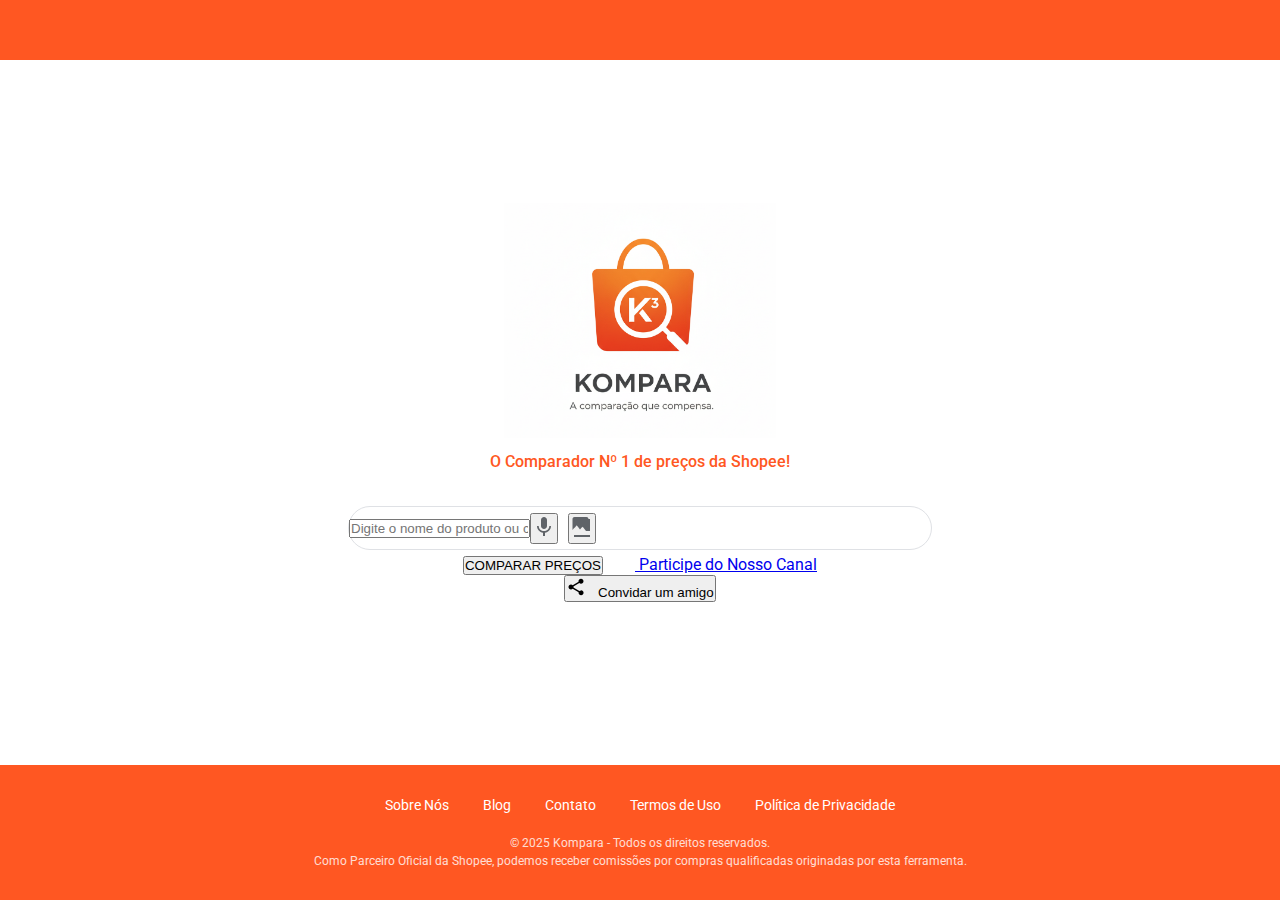
<file: index.html>
<!DOCTYPE html>
<html lang="pt-br">
<head>
    <meta charset="UTF-8">
    <meta name="viewport" content="width=device-width, initial-scale=1.0">
    <title>Kompara - O Comparador Nº 1 de preços da Shopee!</title>
    <meta name="description" content="Encontre os melhores preços e ofertas da Shopee em segundos. O Kompara busca as melhores oportunidades para você economizar.">
    <link rel="stylesheet" href="style.css">
    <link rel="preconnect" href="https://fonts.googleapis.com">
    <link rel="preconnect" href="https://fonts.gstatic.com" crossorigin>
    <link href="https://fonts.googleapis.com/css2?family=Roboto:wght@400;500;700&display=swap" rel="stylesheet">
    <link rel="icon" href="images/logotipo.png" type="image/png">
</head>
<body>

    <header class="cabecalho">
        <!-- Conteúdo do cabeçalho, se houver, como "Parceiro Oficial Shopee" -->
    </header>

    <div class="container-principal">
        <div class="logo-container">
            <img src="images/logo-completa.png" alt="Logomarca Kompara" class="logomarca-principal">
            <h1 class="slogan">O Comparador Nº 1 de preços da Shopee!</h1>
        </div>

        <div class="area-busca">
            <div class="campo-busca-container">
                <input type="text" id="campo-busca" placeholder="Digite o nome do produto ou cole o link">
                <div class="icones-busca">
                    <button class="icone-btn" id="busca-voz" aria-label="Busca por voz"><svg xmlns="http://www.w3.org/2000/svg" height="24px" viewBox="0 0 24 24" width="24px" fill="#5f6368"><path d="M12 14c1.66 0 2.99-1.34 2.99-3L15 5c0-1.66-1.34-3-3-3S9 3.34 9 5v6c0 1.66 1.34 3 3 3zm5.3-3c0 3-2.54 5.1-5.3 5.1S6.7 14 6.7 11H5c0 3.41 2.72 6.23 6 6.72V21h2v-3.28c3.28-.49 6-3.31 6-6.72h-1.7z"></path></svg></button>
                    <button class="icone-btn" id="busca-imagem" aria-label="Busca por imagem"><svg xmlns="http://www.w3.org/2000/svg" height="24px" viewBox="0 0 24 24" width="24px" fill="#5f6368"><path d="M20 4v12h-4l-3.5-4.5-2.5 3-3.5-4.5-4 5V4c0-1.1.9-2 2-2h12c1.1 0 2 .9 2 2zm-2 10l-3.5-4.5-2.5 3-3.5-4.5-4 5V5c0-.55.45-1 1-1h12c.55 0 1 .45 1 1v9zM4 22h16v-2H4v2z"></path></svg></button>
                </div>
            </div>
            <div class="botoes-container">
                <button id="btn-comparar" class="btn-principal">COMPARAR PREÇOS</button>
                <a href="https://t.me/+-NKFQy_nGutiODgx" target="_blank" id="btn-telegram" class="btn-secundario">
                    <svg height="20" viewBox="0 0 24 24" width="20" fill="white" style="margin-right: 8px;"><path d="M9.78 18.65l.28-4.23-7.68-2.43c-.46-.14-.56-.54-.12-.82l17.56-8.98c.37-.19.72.05.55.51l-3.64 16.25c-.12.54-.57.68-.96.42l-4.42-3.27-2.13 2.05c-.23.23-.44.43-.7.43z"></path></svg>
                    Participe do Nosso Canal
                </a>
            </div>
             <button id="btn-convidar" class="btn-convite">
                <svg xmlns="http://www.w3.org/2000/svg" height="20px" viewBox="0 0 24 24" width="20px" fill="currentColor" style="margin-right: 8px;"><path d="M0 0h24v24H0V0z" fill="none"/><path d="M18 16.08c-.76 0-1.44.3-1.96.77L8.91 12.7c.05-.23.09-.46.09-.7s-.04-.47-.09-.7l7.05-4.11c.54.5 1.25.81 2.04.81 1.66 0 3-1.34 3-3s-1.34-3-3-3-3 1.34-3 3c0 .24.04.47.09.7L8.04 9.81C7.5 9.31 6.79 9 6 9c-1.66 0-3 1.34-3 3s1.34 3 3 3c.79 0 1.5-.31 2.04-.81l7.12 4.16c-.05.21-.08.43-.08.65 0 1.66 1.34 3 3 3s3-1.34 3-3-1.34-3-3-3z"/></svg>
                Convidar um amigo
            </button>
        </div>
    </div>

    <div id="area-resultados" class="area-resultados" style="display: none;">
        <h2 class="titulo-resultados">Encontramos estas ofertas para você:</h2>
        <div id="grid-resultados" class="grid-resultados">
            <!-- Os cards de produtos simulados serão inseridos aqui pelo JavaScript -->
        </div>
    </div>

    <footer class="rodape">
        <div class="rodape-links">
            <a href="sobre.html">Sobre Nós</a>
            <a href="blog.html">Blog</a>
            <a href="#">Contato</a>
            <a href="termos-de-uso.html">Termos de Uso</a>
            <a href="politica-de-privacidade.html">Política de Privacidade</a>
        </div>
        <div class="rodape-copyright">
            <p>© 2025 Kompara - Todos os direitos reservados.</p>
            <p>Como Parceiro Oficial da Shopee, podemos receber comissões por compras qualificadas originadas por esta ferramenta.</p>
        </div>
    </footer>

    <script src="script.js"></script>
</body>
</html>
</file>
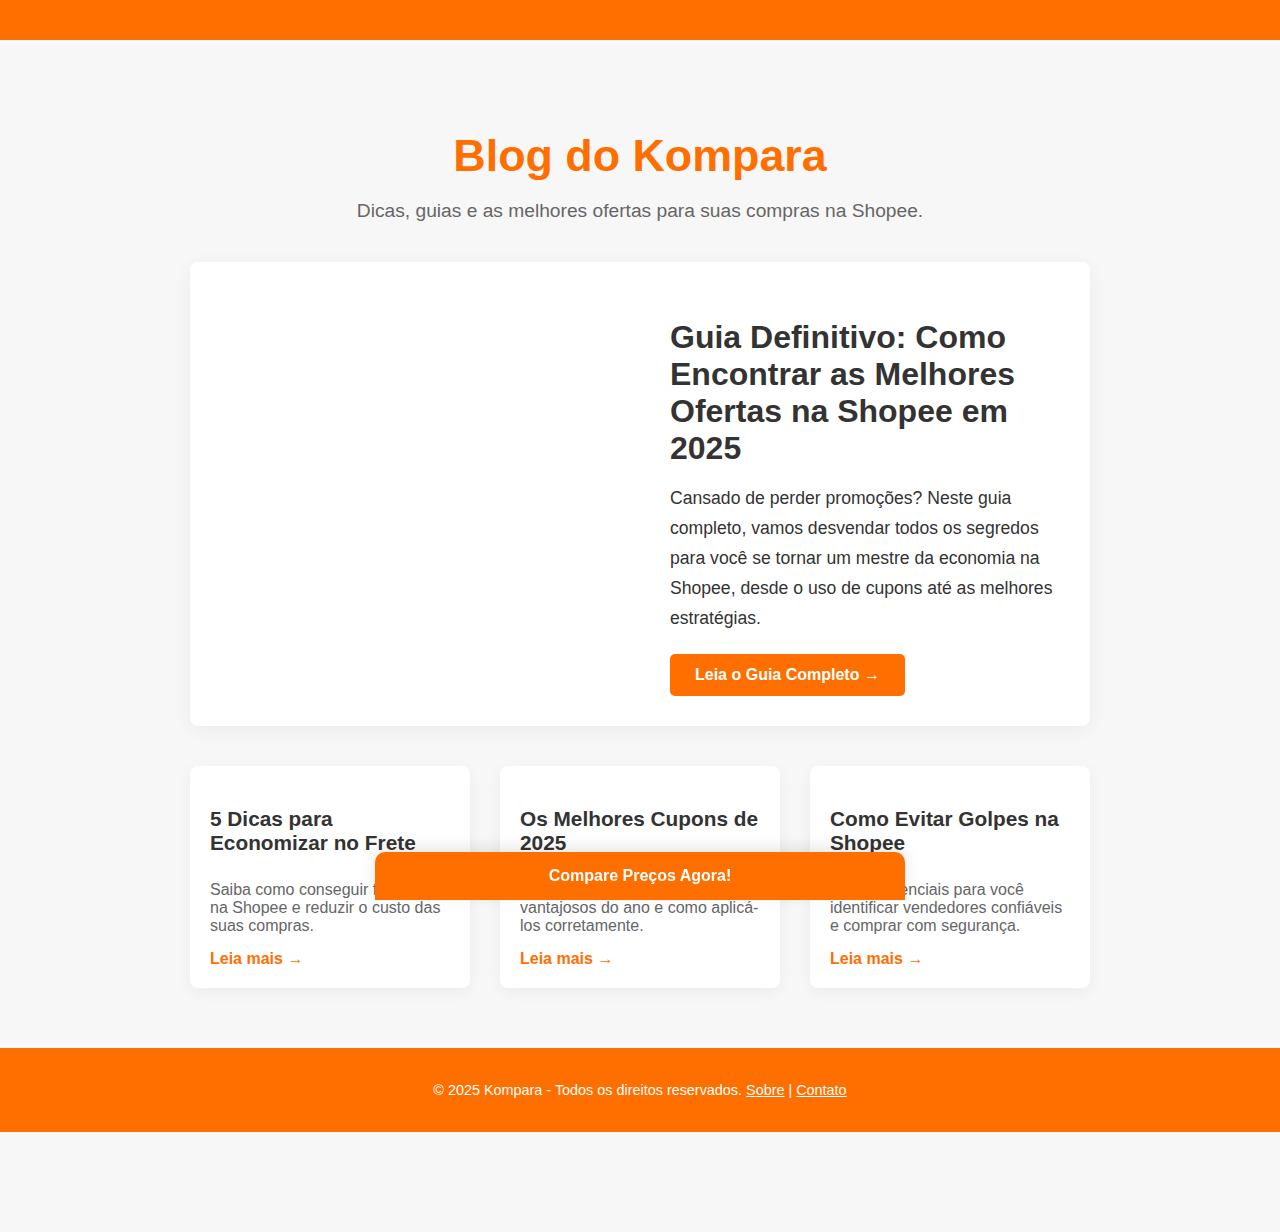
<file: blog.html>
<!doctype html>
<html ⚡ lang="pt-BR">
<head>
<meta charset="utf-8">
<meta name="viewport" content="width=device-width,minimum-scale=1,initial-scale=1">
<title>Blog do Kompara - Dicas e Guias para Economizar na Shopee</title>

<!-- SEO e Metadados -->
<meta name="description" content="O blog do Kompara traz dicas, guias e as melhores estratégias para você economizar em suas compras na Shopee. Aprenda a usar cupons e encontrar as melhores ofertas.">
<link rel="canonical" href="https://kompara.com.br/blog.html">
<meta name="theme-color" content="#FF6F00">

<!-- Open Graph / Facebook -->
<meta property="og:title" content="Blog do Kompara - Dicas e Guias para Economizar na Shopee">
<meta property="og:description" content="Aprenda a economizar na Shopee com os guias e dicas do blog Kompara.">
<meta property="og:image" content="https://www.kompara.com.br/imagens/logo-completa.png">
<meta property="og:url" content="https://kompara.com.br/blog.html">
<meta property="og:type" content="website">

<!-- Twitter Card -->
<meta name="twitter:card" content="summary_large_image">
<meta name="twitter:title" content="Blog do Kompara - Dicas e Guias para Economizar na Shopee">
<meta name="twitter:description" content="Aprenda a economizar na Shopee com os guias e dicas do blog Kompara.">
<meta name="twitter:image" content="https://www.kompara.com.br/imagens/logo-completa.png">

<!-- AMP Boilerplate -->
<script async src="https://cdn.ampproject.org/v0.js"></script>
<style amp-boilerplate>body{-webkit-animation:-amp-start 8s steps(1,end ) 0s 1 normal both;-moz-animation:-amp-start 8s steps(1,end) 0s 1 normal both;-ms-animation:-amp-start 8s steps(1,end) 0s 1 normal both;animation:-amp-start 8s steps(1,end) 0s 1 normal both}@-webkit-keyframes -amp-start{from{visibility:hidden}to{visibility:visible}}@-moz-keyframes -amp-start{from{visibility:hidden}to{visibility:visible}}@-ms-keyframes -amp-start{from{visibility:hidden}to{visibility:visible}}@-o-keyframes -amp-start{from{visibility:hidden}to{visibility:visible}}@keyframes -amp-start{from{visibility:hidden}to{visibility:visible}}</style><noscript><style amp-boilerplate>body{-webkit-animation:none;-moz-animation:none;-ms-animation:none;animation:none}</style></noscript>

<!-- AMP Custom Styles -->
<style amp-custom>
:root { --cor-principal: #FF6F00; --fonte-principal: 'Roboto', Arial, sans-serif; }
body { font-family: var(--fonte-principal); margin: 0; padding: 0 0 100px 0; background: #f7f7f7; color: #333; }
a { text-decoration: none; color: inherit; }
header { background: var(--cor-principal); display: flex; align-items: center; justify-content: center; padding: 20px; color: #fff; position: sticky; top: 0; z-index: 999; }
header amp-img { max-width: 250px; }
.container { max-width: 900px; margin: 40px auto; padding: 20px; }
.titulo-secao { text-align: center; margin-bottom: 40px; }
.titulo-secao h1 { font-size: 2.8rem; color: var(--cor-principal); margin-bottom: 10px; }
.titulo-secao p { font-size: 1.2rem; color: #666; }
.post-destaque { display: flex; flex-direction: column; background: #fff; border-radius: 8px; box-shadow: 0 4px 20px rgba(0,0,0,0.05); overflow: hidden; margin-bottom: 40px; }
.post-destaque .conteudo { padding: 30px; }
.post-destaque h2 { font-size: 2rem; margin-bottom: 15px; }
.post-destaque p { font-size: 1.1rem; line-height: 1.7; margin-bottom: 20px; }
.post-destaque a.leia-mais { background: var(--cor-principal); color: #fff; padding: 12px 25px; border-radius: 5px; font-weight: bold; display: inline-block; transition: opacity 0.3s; }
.post-destaque a.leia-mais:hover { opacity: 0.9; }
.grid-posts { display: grid; grid-template-columns: repeat(auto-fit, minmax(280px, 1fr)); gap: 30px; }
.card-post { background: #fff; border-radius: 8px; overflow: hidden; box-shadow: 0 4px 15px rgba(0,0,0,0.05); transition: transform 0.3s, box-shadow 0.3s; display: flex; flex-direction: column; }
.card-post:hover { transform: translateY(-5px); box-shadow: 0 8px 20px rgba(0,0,0,0.1); }
.card-post-conteudo { padding: 20px; flex-grow: 1; display: flex; flex-direction: column; }
.card-post h3 { font-size: 1.3rem; margin-bottom: 10px; flex-grow: 1; }
.card-post p { font-size: 1rem; color: #666; margin-bottom: 15px; }
.card-post a.leia-mais { color: var(--cor-principal); font-weight: bold; align-self: flex-start; }
footer { background: var(--cor-principal); padding: 20px; text-align: center; color: #fff; font-size: 0.9rem; }
.footer-link { color: #fff; text-decoration: underline; }
.cta-fixo { position: fixed; bottom: 0; left: 50%; transform: translateX(-50%); width: 100%; max-width: 500px; background: var(--cor-principal); color: #fff; padding: 15px; text-align: center; font-weight: bold; text-decoration: none; box-shadow: 0 -4px 15px rgba(0,0,0,0.1); z-index: 1000; border-top-left-radius: 10px; border-top-right-radius: 10px; }
@media(min-width: 768px) { .post-destaque { flex-direction: row; } .post-destaque .imagem { flex: 0 0 50%; } .post-destaque .conteudo { flex: 1; } }
</style>

<!-- JSON-LD (Preservado e Otimizado para a página de listagem do blog) -->
<script type="application/ld+json">
{
  "@context": "https://schema.org",
  "@type": "Blog",
  "name": "Blog do Kompara",
  "url": "https://kompara.com.br/blog.html",
  "description": "Dicas, guias e as melhores estratégias para você economizar em suas compras na Shopee.",
  "publisher": {
    "@type": "Organization",
    "name": "Kompara",
    "logo": {
      "@type": "ImageObject",
      "url": "https://www.kompara.com.br/imagens/logo-completa.png"
    }
  }
}
</script>
</head>
<body>

<header>
    <a href="index.html">
        <amp-img src="imagens/logo-completa.png" width="500" height="168" layout="responsive" alt="Logo Kompara - A comparação que compensa"></amp-img>
    </a>
</header>

<main class="container">
    <section class="titulo-secao">
        <h1>Blog do Kompara</h1>
        <p>Dicas, guias e as melhores ofertas para suas compras na Shopee.</p>
    </section>

    <!-- Post em Destaque -->
    <article class="post-destaque">
        <div class="imagem">
            <a href="guia-shopee-2025.html">
                <amp-img src="imagens/blog-destaque-guia-shopee.png" width="850" height="500" layout="responsive" alt="Guia Definitivo para economizar na Shopee"></amp-img>
            </a>
        </div>
        <div class="conteudo">
            <h2>Guia Definitivo: Como Encontrar as Melhores Ofertas na Shopee em 2025</h2>
            <p>Cansado de perder promoções? Neste guia completo, vamos desvendar todos os segredos para você se tornar um mestre da economia na Shopee, desde o uso de cupons até as melhores estratégias.</p>
            <a href="guia-shopee-2025.html" class="leia-mais">Leia o Guia Completo &rarr;</a>
        </div>
    </article>

    <!-- Grid com outros posts -->
    <section class="grid-posts">
        <article class="card-post">
            <a href="post-frete.html">
                <amp-img src="imagens/post-frete.png" width="280" height="160" layout="responsive" alt="Caixa de entrega com símbolo de frete grátis"></amp-img>
            </a>
            <div class="card-post-conteudo">
                <h3>5 Dicas para Economizar no Frete</h3>
                <p>Saiba como conseguir frete grátis na Shopee e reduzir o custo das suas compras.</p>
                <a href="post-frete.html" class="leia-mais">Leia mais &rarr;</a>
            </div>
        </article>

        <article class="card-post">
            <a href="post-cupons.html">
                <amp-img src="imagens/post-cupons.png" width="280" height="160" layout="responsive" alt="Tesoura cortando um cupom de desconto"></amp-img>
            </a>
            <div class="card-post-conteudo">
                <h3>Os Melhores Cupons de 2025</h3>
                <p>Descubra os cupons mais vantajosos do ano e como aplicá-los corretamente.</p>
                <a href="post-cupons.html" class="leia-mais">Leia mais &rarr;</a>
            </div>
        </article>

        <article class="card-post">
            <a href="post-golpes.html">
                <amp-img src="imagens/post-golpes.png" width="280" height="160" layout="responsive" alt="Cadeado simbolizando segurança"></amp-img>
            </a>
            <div class="card-post-conteudo">
                <h3>Como Evitar Golpes na Shopee</h3>
                <p>Dicas essenciais para você identificar vendedores confiáveis e comprar com segurança.</p>
                <a href="post-golpes.html" class="leia-mais">Leia mais &rarr;</a>
            </div>
        </article>
    </section>
</main>

<a href="https://kompara.com.br" class="cta-fixo">Compare Preços Agora!</a>

<footer>
    <p>© 2025 Kompara - Todos os direitos reservados. <a href="sobre.html" class="footer-link">Sobre</a> | <a href="contato.html" class="footer-link">Contato</a></p>
</footer>

</body>
</html>
</file>
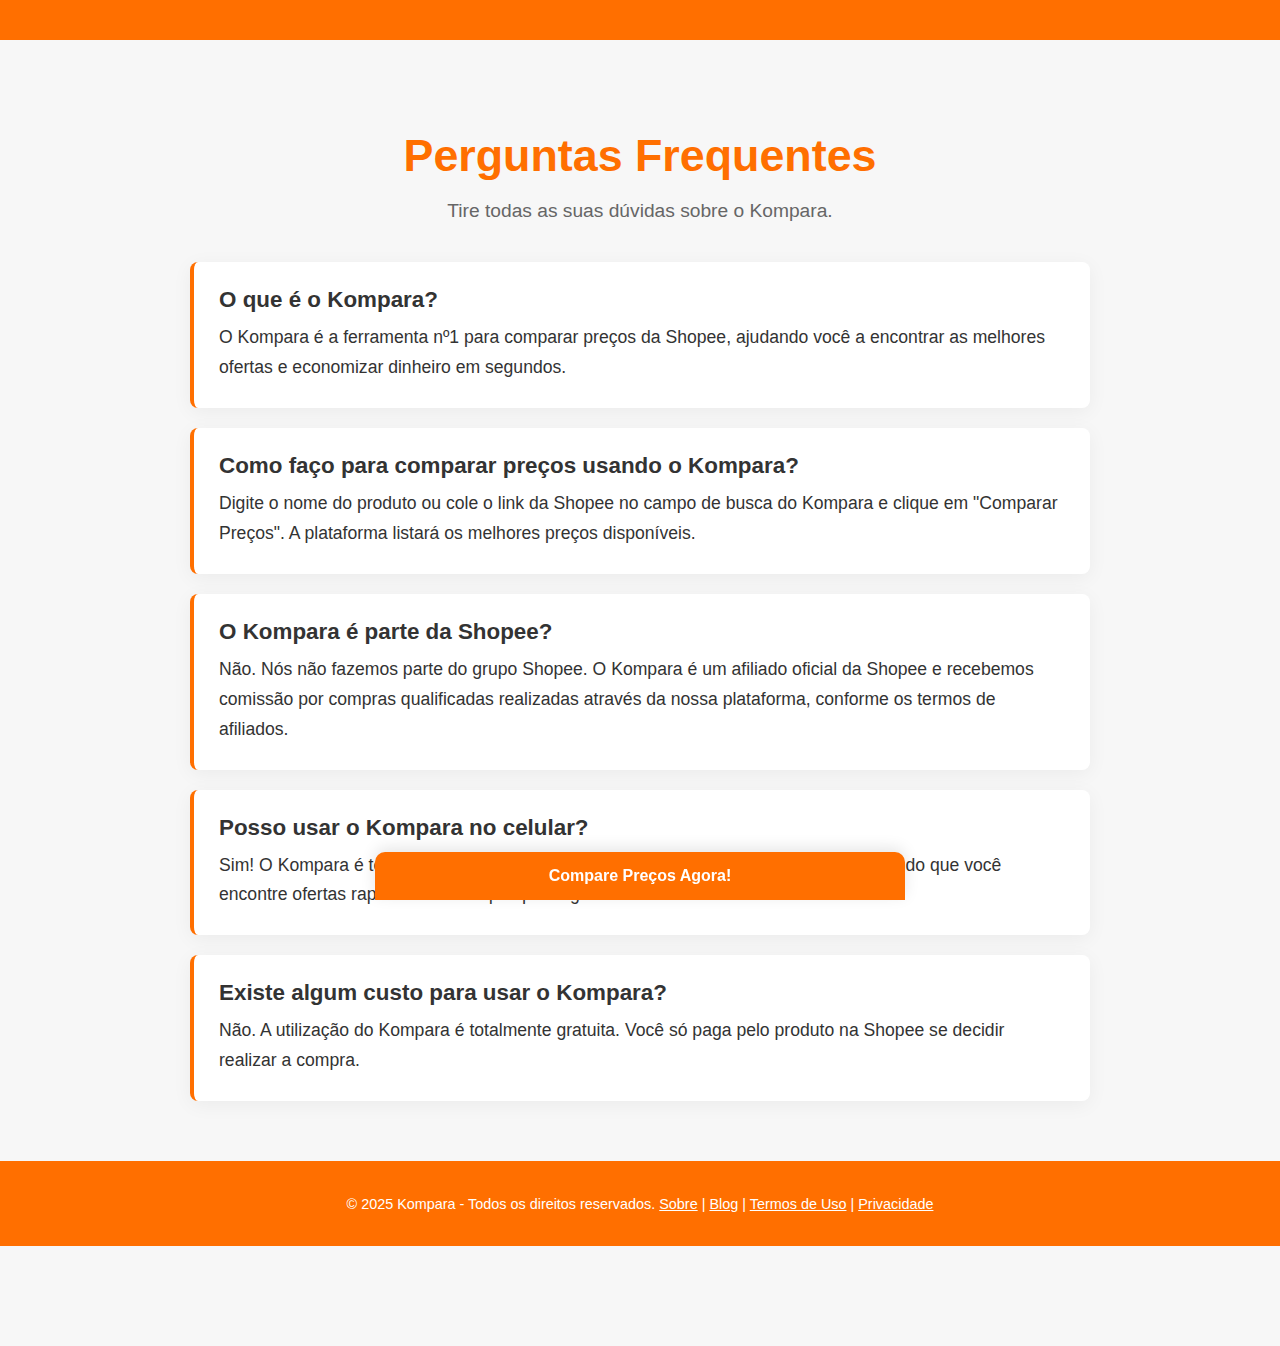
<file: faq.html>
<!doctype html>
<html ⚡ lang="pt-BR">
<head>
<meta charset="utf-8">
<meta name="viewport" content="width=device-width,minimum-scale=1,initial-scale=1">
<title>FAQ - Perguntas Frequentes | Kompara</title>

<!-- SEO e Metadados -->
<meta name="description" content="Tire todas as suas dúvidas sobre como usar o Kompara para comparar preços da Shopee. Saiba como economizar tempo e dinheiro de forma segura e gratuita.">
<link rel="canonical" href="https://kompara.com.br/faq.html">
<meta name="robots" content="index, follow">
<meta name="theme-color" content="#FF6F00">

<!-- Open Graph / Facebook -->
<meta property="og:title" content="FAQ - Perguntas Frequentes | Kompara">
<meta property="og:description" content="Tire todas as suas dúvidas sobre como usar o Kompara para comparar preços da Shopee.">
<meta property="og:image" content="https://www.kompara.com.br/imagens/logo-completa.png">
<meta property="og:url" content="https://kompara.com.br/faq.html">
<meta property="og:type" content="website">

<!-- Twitter Card -->
<meta name="twitter:card" content="summary_large_image">
<meta name="twitter:title" content="FAQ - Perguntas Frequentes | Kompara">
<meta name="twitter:description" content="Tire todas as suas dúvidas sobre como usar o Kompara para comparar preços da Shopee.">
<meta name="twitter:image" content="https://www.kompara.com.br/imagens/logo-completa.png">

<!-- AMP Boilerplate -->
<script async src="https://cdn.ampproject.org/v0.js"></script>
<style amp-boilerplate>body{-webkit-animation:-amp-start 8s steps(1,end ) 0s 1 normal both;-moz-animation:-amp-start 8s steps(1,end) 0s 1 normal both;-ms-animation:-amp-start 8s steps(1,end) 0s 1 normal both;animation:-amp-start 8s steps(1,end) 0s 1 normal both}@-webkit-keyframes -amp-start{from{visibility:hidden}to{visibility:visible}}@-moz-keyframes -amp-start{from{visibility:hidden}to{visibility:visible}}@-ms-keyframes -amp-start{from{visibility:hidden}to{visibility:visible}}@-o-keyframes -amp-start{from{visibility:hidden}to{visibility:visible}}@keyframes -amp-start{from{visibility:hidden}to{visibility:visible}}</style><noscript><style amp-boilerplate>body{-webkit-animation:none;-moz-animation:none;-ms-animation:none;animation:none}</style></noscript>

<!-- AMP Custom Styles -->
<style amp-custom>
:root { --cor-principal: #FF6F00; --fonte-principal: 'Roboto', Arial, sans-serif; }
body { font-family: var(--fonte-principal); margin: 0; padding: 0 0 100px 0; background: #f7f7f7; color: #333; }
a { text-decoration: none; color: inherit; }
header { background: var(--cor-principal); display: flex; align-items: center; justify-content: center; padding: 20px; color: #fff; position: sticky; top: 0; z-index: 999; }
header amp-img { max-width: 250px; }
.container { max-width: 900px; margin: 40px auto; padding: 20px; }
.titulo-secao { text-align: center; margin-bottom: 40px; }
.titulo-secao h1 { font-size: 2.8rem; color: var(--cor-principal); margin-bottom: 10px; }
.titulo-secao p { font-size: 1.2rem; color: #666; }
.faq-container { display: flex; flex-direction: column; gap: 20px; }
.faq-item { background: #fff; padding: 25px; border-radius: 8px; box-shadow: 0 4px 20px rgba(0,0,0,0.05); border-left: 4px solid var(--cor-principal); }
.faq-item h2 { font-size: 1.4rem; margin: 0 0 10px 0; color: #333; }
.faq-item p { font-size: 1.1rem; line-height: 1.7; margin: 0; }
footer { background: var(--cor-principal); padding: 20px; text-align: center; color: #fff; font-size: 0.9rem; }
.footer-link { color: #fff; text-decoration: underline; }
.cta-fixo { position: fixed; bottom: 0; left: 50%; transform: translateX(-50%); width: 100%; max-width: 500px; background: var(--cor-principal); color: #fff; padding: 15px; text-align: center; font-weight: bold; text-decoration: none; box-shadow: 0 -4px 15px rgba(0,0,0,0.1); z-index: 1000; border-top-left-radius: 10px; border-top-right-radius: 10px; }
@media(max-width: 768px) { .titulo-secao h1 { font-size: 2.2rem; } .container { padding: 15px; } }
</style>

<!-- JSON-LD (Schema.org para FAQPage) -->
<script type="application/ld+json">
{
  "@context": "https://schema.org",
  "@type": "FAQPage",
  "mainEntity": [
    {
      "@type": "Question",
      "name": "O que é o Kompara?",
      "acceptedAnswer": {
        "@type": "Answer",
        "text": "O Kompara é a ferramenta nº1 para comparar preços da Shopee, ajudando você a encontrar as melhores ofertas e economizar dinheiro em segundos."
      }
    },
    {
      "@type": "Question",
      "name": "Como faço para comparar preços usando o Kompara?",
      "acceptedAnswer": {
        "@type": "Answer",
        "text": "Digite o nome do produto ou cole o link da Shopee no campo de busca do Kompara e clique em 'Comparar Preços'. A plataforma listará os melhores preços disponíveis."
      }
    },
    {
      "@type": "Question",
      "name": "O Kompara é parte da Shopee?",
      "acceptedAnswer": {
        "@type": "Answer",
        "text": "Não. Nós não fazemos parte do grupo Shopee. O Kompara é um afiliado oficial da Shopee e recebemos comissão por compras qualificadas realizadas através da nossa plataforma, conforme os termos de afiliados."
      }
    },
    {
      "@type": "Question",
      "name": "Posso usar o Kompara no celular?",
      "acceptedAnswer": {
        "@type": "Answer",
        "text": "Sim! O Kompara é totalmente responsivo e otimizado para dispositivos móveis, garantindo que você encontre ofertas rapidamente em qualquer lugar."
      }
    },
    {
      "@type": "Question",
      "name": "Existe algum custo para usar o Kompara?",
      "acceptedAnswer": {
        "@type": "Answer",
        "text": "Não. A utilização do Kompara é totalmente gratuita. Você só paga pelo produto na Shopee se decidir realizar a compra."
      }
    }
  ]
}
</script>
</head>
<body>

<header>
    <a href="index.html">
        <amp-img src="imagens/logo-completa.png" width="500" height="168" layout="responsive" alt="Logo Kompara - A comparação que compensa"></amp-img>
    </a>
</header>

<main class="container">
    <div class="titulo-secao">
        <h1>Perguntas Frequentes</h1>
        <p>Tire todas as suas dúvidas sobre o Kompara.</p>
    </div>

    <div class="faq-container">
        <section class="faq-item">
            <h2>O que é o Kompara?</h2>
            <p>O Kompara é a ferramenta nº1 para comparar preços da Shopee, ajudando você a encontrar as melhores ofertas e economizar dinheiro em segundos.</p>
        </section>

        <section class="faq-item">
            <h2>Como faço para comparar preços usando o Kompara?</h2>
            <p>Digite o nome do produto ou cole o link da Shopee no campo de busca do Kompara e clique em "Comparar Preços". A plataforma listará os melhores preços disponíveis.</p>
        </section>

        <section class="faq-item">
            <h2>O Kompara é parte da Shopee?</h2>
            <p>Não. Nós não fazemos parte do grupo Shopee. O Kompara é um afiliado oficial da Shopee e recebemos comissão por compras qualificadas realizadas através da nossa plataforma, conforme os termos de afiliados.</p>
        </section>

        <section class="faq-item">
            <h2>Posso usar o Kompara no celular?</h2>
            <p>Sim! O Kompara é totalmente responsivo e otimizado para dispositivos móveis, garantindo que você encontre ofertas rapidamente em qualquer lugar.</p>
        </section>

        <section class="faq-item">
            <h2>Existe algum custo para usar o Kompara?</h2>
            <p>Não. A utilização do Kompara é totalmente gratuita. Você só paga pelo produto na Shopee se decidir realizar a compra.</p>
        </section>
    </div>
</main>

<a href="https://kompara.com.br" class="cta-fixo">Compare Preços Agora!</a>

<footer>
    <p>© 2025 Kompara - Todos os direitos reservados. <a href="sobre.html" class="footer-link">Sobre</a> | <a href="blog.html" class="footer-link">Blog</a> | <a href="termos-de-uso.html" class="footer-link">Termos de Uso</a> | <a href="politica-de-privacidade.html" class="footer-link">Privacidade</a></p>
</footer>

</body>
</html>
</file>
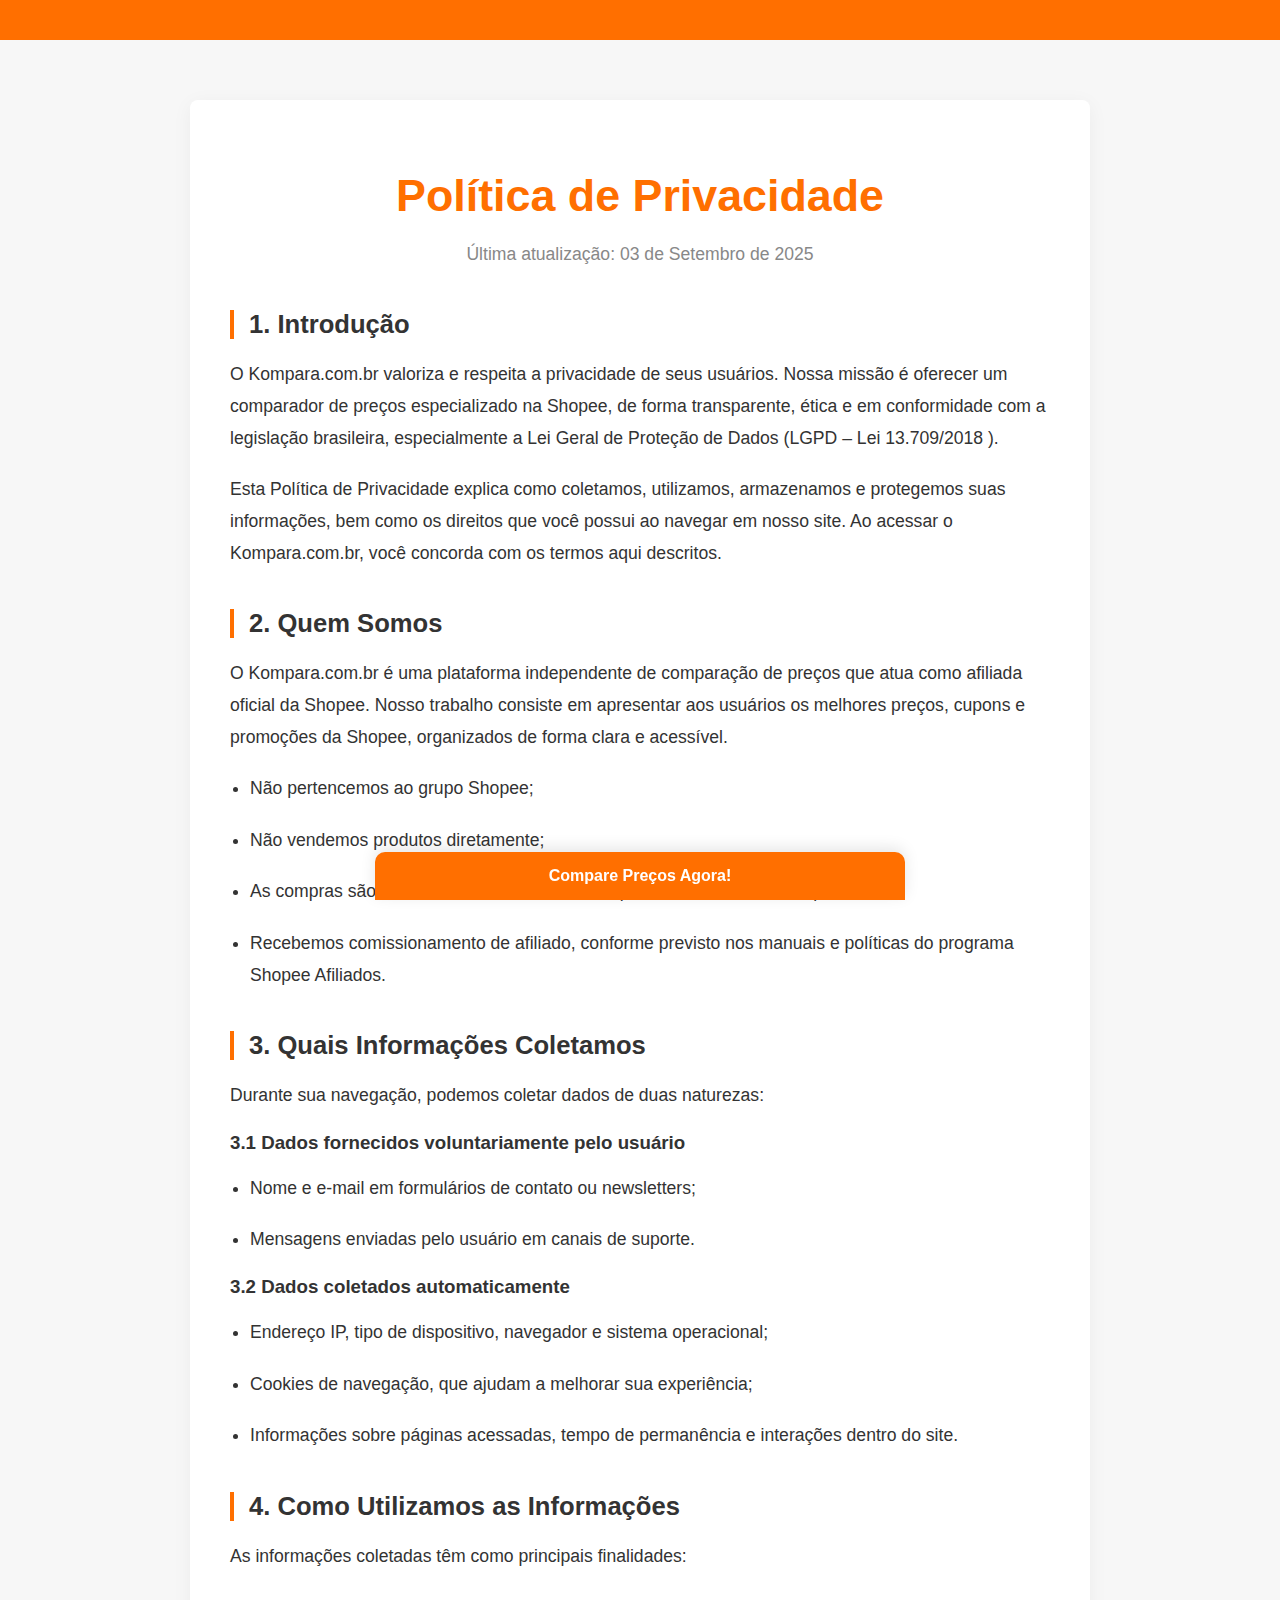
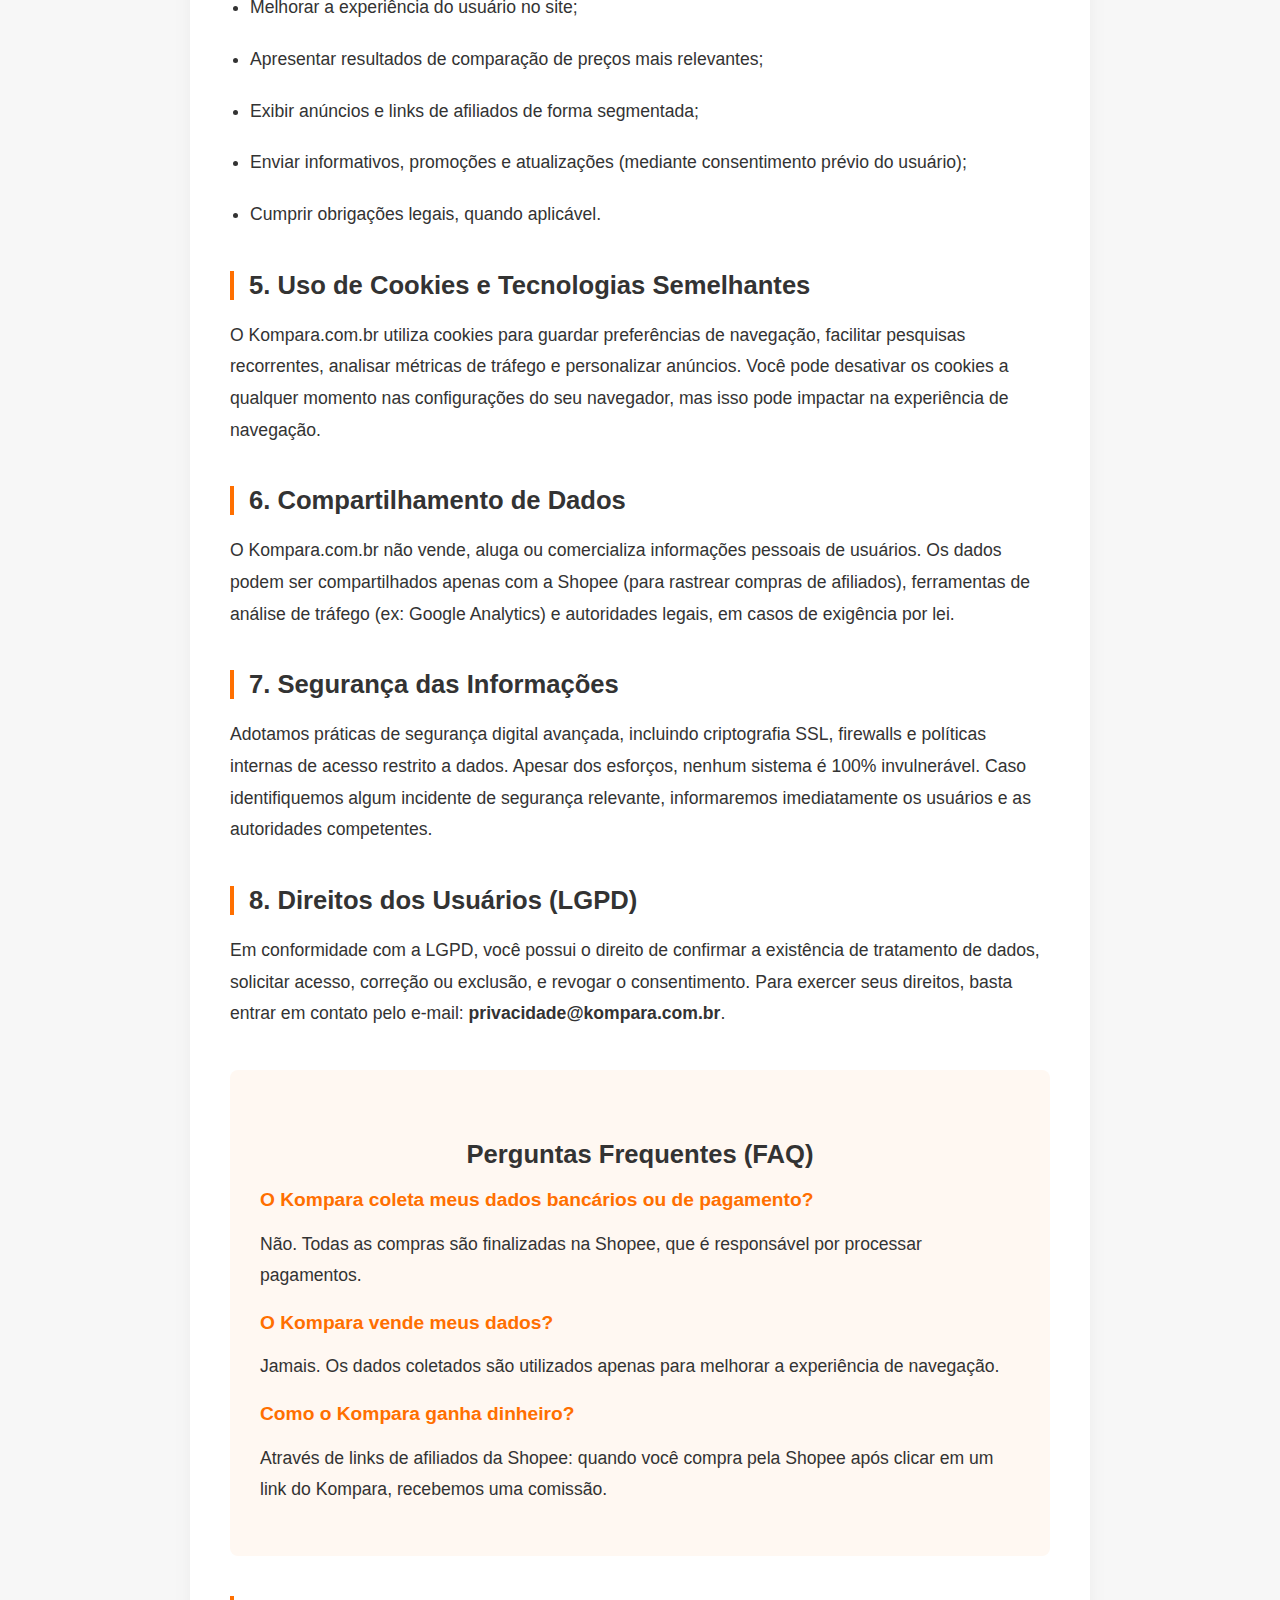
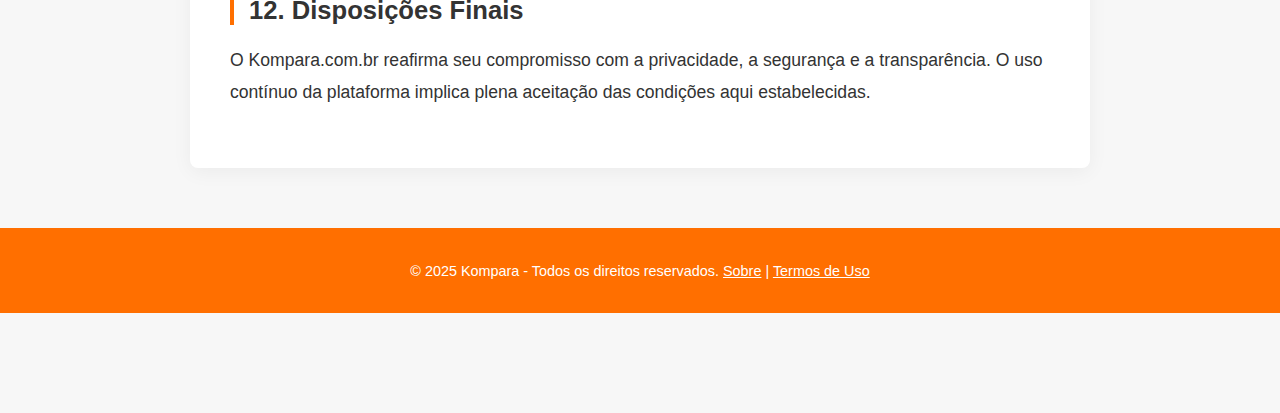
<file: politica-de-privacidade.html>
<!doctype html>
<html ⚡ lang="pt-BR">
<head>
<meta charset="utf-8">
<meta name="viewport" content="width=device-width,minimum-scale=1,initial-scale=1">
<title>Política de Privacidade - Kompara.com.br</title>

<!-- SEO e Metadados -->
<meta name="description" content="Entenda como o Kompara.com.br protege seus dados. Nossa Política de Privacidade está em conformidade com a LGPD e garante transparência e segurança.">
<link rel="canonical" href="https://kompara.com.br/politica-de-privacidade.html">
<meta name="robots" content="index, follow">
<meta name="theme-color" content="#FF6F00">

<!-- Open Graph / Facebook -->
<meta property="og:title" content="Política de Privacidade - Kompara.com.br">
<meta property="og:description" content="Saiba como o Kompara protege seus dados em conformidade com a LGPD.">
<meta property="og:image" content="https://www.kompara.com.br/imagens/logo-completa.png">
<meta property="og:url" content="https://kompara.com.br/politica-de-privacidade.html">
<meta property="og:type" content="website">

<!-- Twitter Card -->
<meta name="twitter:card" content="summary_large_image">
<meta name="twitter:title" content="Política de Privacidade - Kompara.com.br">
<meta name="twitter:description" content="Saiba como o Kompara protege seus dados em conformidade com a LGPD.">
<meta name="twitter:image" content="https://www.kompara.com.br/imagens/logo-completa.png">

<!-- AMP Boilerplate -->
<script async src="https://cdn.ampproject.org/v0.js"></script>
<style amp-boilerplate>body{-webkit-animation:-amp-start 8s steps(1,end ) 0s 1 normal both;-moz-animation:-amp-start 8s steps(1,end) 0s 1 normal both;-ms-animation:-amp-start 8s steps(1,end) 0s 1 normal both;animation:-amp-start 8s steps(1,end) 0s 1 normal both}@-webkit-keyframes -amp-start{from{visibility:hidden}to{visibility:visible}}@-moz-keyframes -amp-start{from{visibility:hidden}to{visibility:visible}}@-ms-keyframes -amp-start{from{visibility:hidden}to{visibility:visible}}@-o-keyframes -amp-start{from{visibility:hidden}to{visibility:visible}}@keyframes -amp-start{from{visibility:hidden}to{visibility:visible}}</style><noscript><style amp-boilerplate>body{-webkit-animation:none;-moz-animation:none;-ms-animation:none;animation:none}</style></noscript>

<!-- AMP Custom Styles -->
<style amp-custom>
:root { --cor-principal: #FF6F00; --fonte-principal: 'Roboto', Arial, sans-serif; }
body { font-family: var(--fonte-principal); margin: 0; padding: 0 0 100px 0; background: #f7f7f7; color: #333; }
a { text-decoration: none; color: inherit; }
header { background: var(--cor-principal); display: flex; align-items: center; justify-content: center; padding: 20px; color: #fff; position: sticky; top: 0; z-index: 999; }
header amp-img { max-width: 250px; }
.container { max-width: 900px; margin: 40px auto; padding: 20px; }
.legal-card { background: #fff; padding: 40px; border-radius: 8px; box-shadow: 0 4px 20px rgba(0,0,0,0.05); }
.legal-card h1 { font-size: 2.8rem; text-align: center; color: var(--cor-principal); margin-bottom: 15px; }
.legal-card .subtitulo { text-align: center; font-size: 1.1rem; color: #888; margin-bottom: 40px; }
.legal-card h2 { font-size: 1.6rem; margin: 40px 0 20px; border-left: 4px solid var(--cor-principal); padding-left: 15px; }
.legal-card p, .legal-card li { font-size: 1.1rem; line-height: 1.8; margin-bottom: 20px; }
.legal-card ul { padding-left: 20px; }
.faq-section { background: #fff8f2; padding: 30px; border-radius: 8px; margin-top: 40px; }
.faq-section h2 { border-left: none; padding-left: 0; text-align: center; }
.faq-item { margin-bottom: 20px; }
.faq-item strong { display: block; font-size: 1.2rem; margin-bottom: 5px; color: var(--cor-principal); }
footer { background: var(--cor-principal); padding: 20px; text-align: center; color: #fff; font-size: 0.9rem; }
.footer-link { color: #fff; text-decoration: underline; }
.cta-fixo { position: fixed; bottom: 0; left: 50%; transform: translateX(-50%); width: 100%; max-width: 500px; background: var(--cor-principal); color: #fff; padding: 15px; text-align: center; font-weight: bold; text-decoration: none; box-shadow: 0 -4px 15px rgba(0,0,0,0.1); z-index: 1000; border-top-left-radius: 10px; border-top-right-radius: 10px; }
@media(max-width: 768px) { .legal-card h1 { font-size: 2.2rem; } .legal-card { padding: 20px; } }
</style>

<!-- JSON-LD (Schema.org para Página de Política de Privacidade com FAQ) -->
<script type="application/ld+json">
{
  "@context": "https://schema.org",
  "@type": "WebPage",
  "name": "Política de Privacidade do Kompara.com.br",
  "url": "https://kompara.com.br/politica-de-privacidade.html",
  "description": "Política de Privacidade do Kompara.com.br, em conformidade com a LGPD. Entenda como seus dados são protegidos.",
  "publisher": {
    "@type": "Organization",
    "name": "Kompara",
    "url": "https://kompara.com.br",
    "logo": "https://www.kompara.com.br/imagens/logo-completa.png"
  },
  "mainEntity": {
    "@type": "FAQPage",
    "mainEntity": [
      {
        "@type": "Question",
        "name": "O Kompara coleta meus dados bancários ou de pagamento?",
        "acceptedAnswer": {
          "@type": "Answer",
          "text": "Não. Todas as compras são finalizadas na plataforma oficial da Shopee, que é a única responsável por processar pagamentos. O Kompara não tem acesso a nenhuma informação financeira sua."
        }
      },
      {
        "@type": "Question",
        "name": "O Kompara vende meus dados?",
        "acceptedAnswer": {
          "@type": "Answer",
          "text": "Jamais. O Kompara.com.br não vende, aluga ou comercializa informações pessoais de usuários. Os dados coletados são utilizados exclusivamente para melhorar a sua experiência de navegação e a funcionalidade do site."
        }
      },
      {
        "@type": "Question",
        "name": "Como o Kompara ganha dinheiro?",
        "acceptedAnswer": {
          "@type": "Answer",
          "text": "O Kompara ganha dinheiro através de comissões como afiliado oficial da Shopee. Quando você clica em um link em nosso site e realiza uma compra na Shopee, nós recebemos uma pequena comissão, sem nenhum custo adicional para você."
        }
      }
    ]
  }
}
</script>
</head>
<body>

<header>
    <a href="index.html">
        <amp-img src="imagens/logo-completa.png" width="500" height="168" layout="responsive" alt="Logo Kompara - A comparação que compensa"></amp-img>
    </a>
</header>

<main class="container">
    <article class="legal-card">
        <h1>Política de Privacidade</h1>
        <p class="subtitulo">Última atualização: 03 de Setembro de 2025</p>

        <h2>1. Introdução</h2>
        <p>O Kompara.com.br valoriza e respeita a privacidade de seus usuários. Nossa missão é oferecer um comparador de preços especializado na Shopee, de forma transparente, ética e em conformidade com a legislação brasileira, especialmente a Lei Geral de Proteção de Dados (LGPD – Lei 13.709/2018 ).</p>
        <p>Esta Política de Privacidade explica como coletamos, utilizamos, armazenamos e protegemos suas informações, bem como os direitos que você possui ao navegar em nosso site. Ao acessar o Kompara.com.br, você concorda com os termos aqui descritos.</p>

        <h2>2. Quem Somos</h2>
        <p>O Kompara.com.br é uma plataforma independente de comparação de preços que atua como afiliada oficial da Shopee. Nosso trabalho consiste em apresentar aos usuários os melhores preços, cupons e promoções da Shopee, organizados de forma clara e acessível.</p>
        <ul>
            <li>Não pertencemos ao grupo Shopee;</li>
            <li>Não vendemos produtos diretamente;</li>
            <li>As compras são finalizadas exclusivamente na plataforma oficial da Shopee;</li>
            <li>Recebemos comissionamento de afiliado, conforme previsto nos manuais e políticas do programa Shopee Afiliados.</li>
        </ul>

        <h2>3. Quais Informações Coletamos</h2>
        <p>Durante sua navegação, podemos coletar dados de duas naturezas:</p>
        <h3>3.1 Dados fornecidos voluntariamente pelo usuário</h3>
        <ul>
            <li>Nome e e-mail em formulários de contato ou newsletters;</li>
            <li>Mensagens enviadas pelo usuário em canais de suporte.</li>
        </ul>
        <h3>3.2 Dados coletados automaticamente</h3>
        <ul>
            <li>Endereço IP, tipo de dispositivo, navegador e sistema operacional;</li>
            <li>Cookies de navegação, que ajudam a melhorar sua experiência;</li>
            <li>Informações sobre páginas acessadas, tempo de permanência e interações dentro do site.</li>
        </ul>

        <h2>4. Como Utilizamos as Informações</h2>
        <p>As informações coletadas têm como principais finalidades:</p>
        <ul>
            <li>Melhorar a experiência do usuário no site;</li>
            <li>Apresentar resultados de comparação de preços mais relevantes;</li>
            <li>Exibir anúncios e links de afiliados de forma segmentada;</li>
            <li>Enviar informativos, promoções e atualizações (mediante consentimento prévio do usuário);</li>
            <li>Cumprir obrigações legais, quando aplicável.</li>
        </ul>

        <h2>5. Uso de Cookies e Tecnologias Semelhantes</h2>
        <p>O Kompara.com.br utiliza cookies para guardar preferências de navegação, facilitar pesquisas recorrentes, analisar métricas de tráfego e personalizar anúncios. Você pode desativar os cookies a qualquer momento nas configurações do seu navegador, mas isso pode impactar na experiência de navegação.</p>

        <h2>6. Compartilhamento de Dados</h2>
        <p>O Kompara.com.br não vende, aluga ou comercializa informações pessoais de usuários. Os dados podem ser compartilhados apenas com a Shopee (para rastrear compras de afiliados), ferramentas de análise de tráfego (ex: Google Analytics) e autoridades legais, em casos de exigência por lei.</p>

        <h2>7. Segurança das Informações</h2>
        <p>Adotamos práticas de segurança digital avançada, incluindo criptografia SSL, firewalls e políticas internas de acesso restrito a dados. Apesar dos esforços, nenhum sistema é 100% invulnerável. Caso identifiquemos algum incidente de segurança relevante, informaremos imediatamente os usuários e as autoridades competentes.</p>

        <h2>8. Direitos dos Usuários (LGPD)</h2>
        <p>Em conformidade com a LGPD, você possui o direito de confirmar a existência de tratamento de dados, solicitar acesso, correção ou exclusão, e revogar o consentimento. Para exercer seus direitos, basta entrar em contato pelo e-mail: <strong>privacidade@kompara.com.br</strong>.</p>
        
        <!-- FAQ Section -->
        <section class="faq-section">
            <h2>Perguntas Frequentes (FAQ)</h2>
            <div class="faq-item">
                <strong>O Kompara coleta meus dados bancários ou de pagamento?</strong>
                <p>Não. Todas as compras são finalizadas na Shopee, que é responsável por processar pagamentos.</p>
            </div>
            <div class="faq-item">
                <strong>O Kompara vende meus dados?</strong>
                <p>Jamais. Os dados coletados são utilizados apenas para melhorar a experiência de navegação.</p>
            </div>
            <div class="faq-item">
                <strong>Como o Kompara ganha dinheiro?</strong>
                <p>Através de links de afiliados da Shopee: quando você compra pela Shopee após clicar em um link do Kompara, recebemos uma comissão.</p>
            </div>
        </section>

        <h2>12. Disposições Finais</h2>
        <p>O Kompara.com.br reafirma seu compromisso com a privacidade, a segurança e a transparência. O uso contínuo da plataforma implica plena aceitação das condições aqui estabelecidas.</p>
    </article>
</main>

<a href="https://kompara.com.br" class="cta-fixo">Compare Preços Agora!</a>

<footer>
    <p>© 2025 Kompara - Todos os direitos reservados. <a href="sobre.html" class="footer-link">Sobre</a> | <a href="termos-de-uso.html" class="footer-link">Termos de Uso</a></p>
</footer>

</body>
</html>
</file>
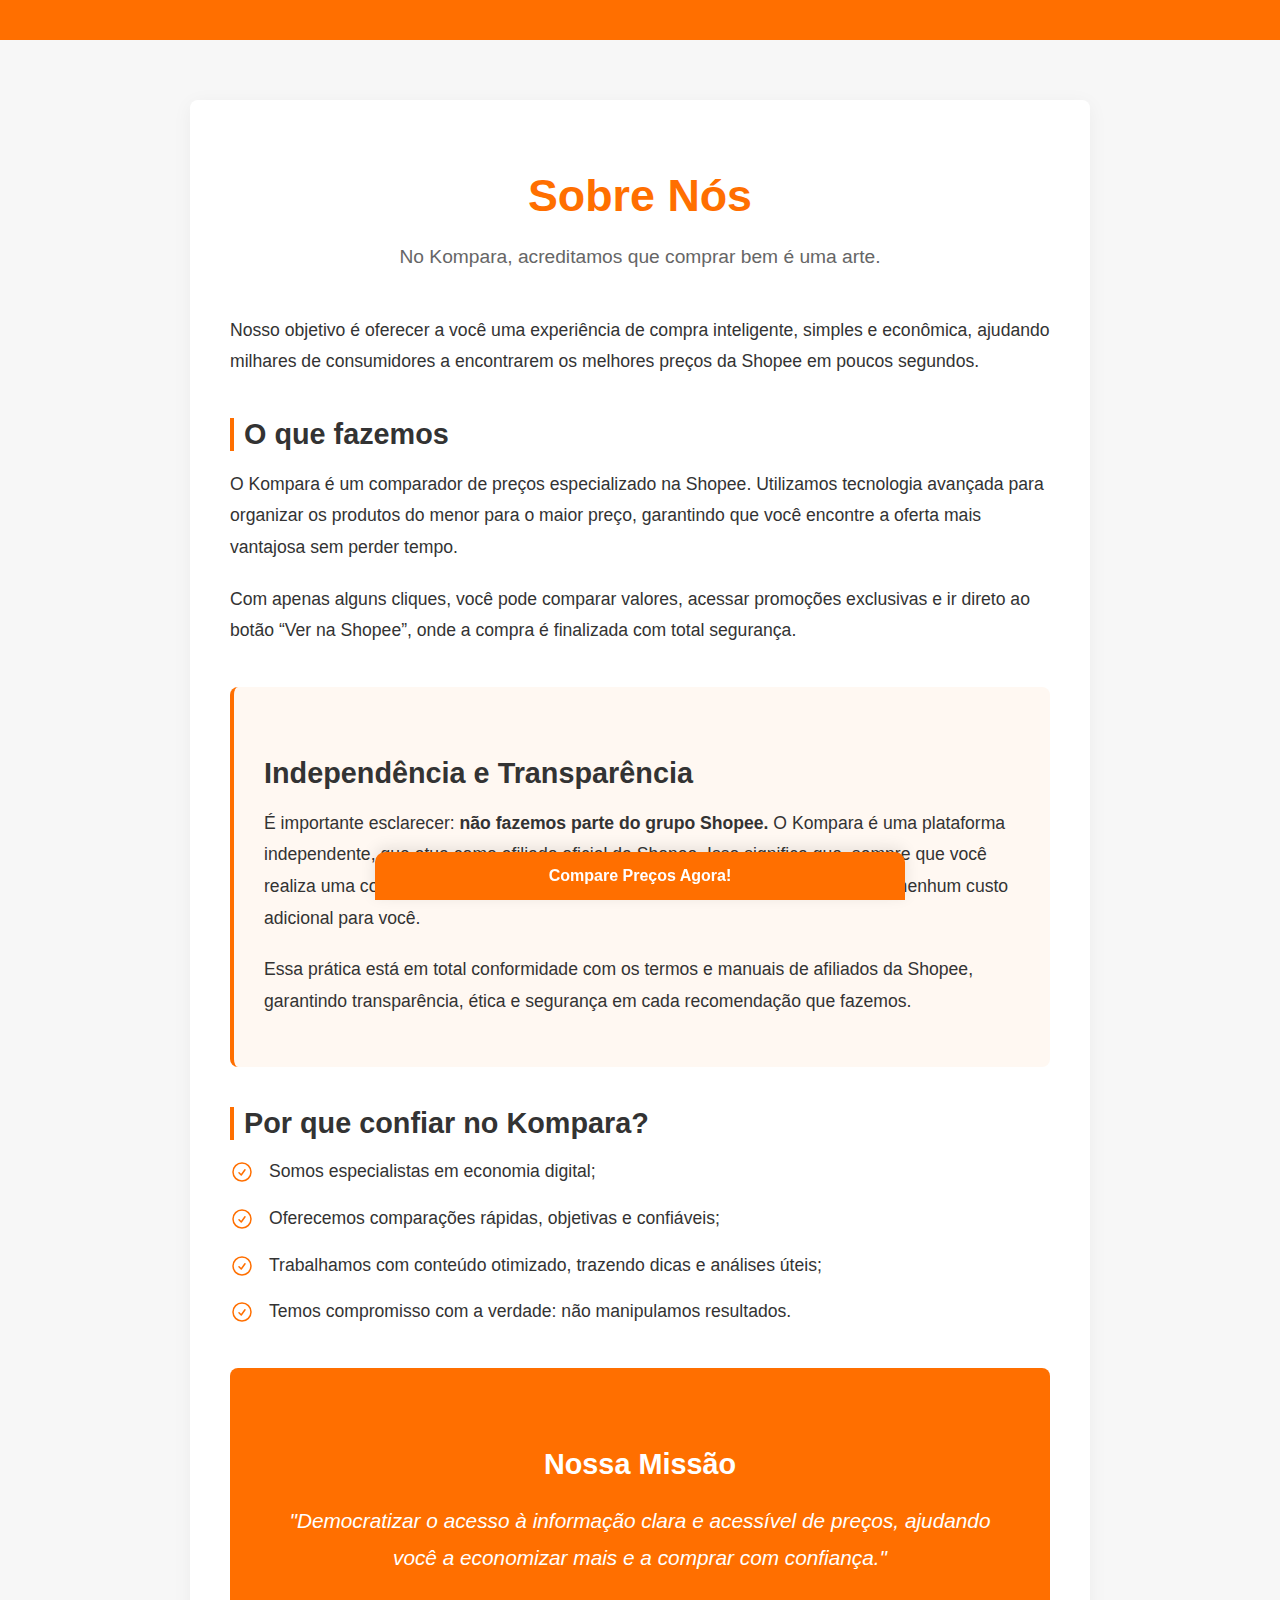
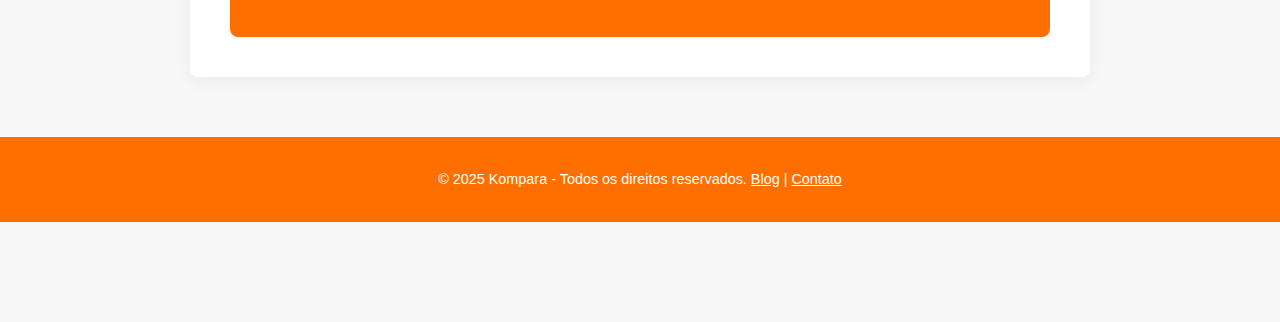
<file: sobre.html>
<!doctype html>
<html ⚡ lang="pt-BR">
<head>
<meta charset="utf-8">
<meta name="viewport" content="width=device-width,minimum-scale=1,initial-scale=1">
<title>Sobre Nós - Kompara | A Comparação que Compensa</title>

<!-- SEO e Metadados -->
<meta name="description" content="Conheça o Kompara, seu comparador de preços independente e especializado na Shopee. Nossa missão é ajudar você a economizar com transparência e confiança.">
<link rel="canonical" href="https://kompara.com.br/sobre.html">
<meta name="theme-color" content="#FF6F00">

<!-- Open Graph / Facebook -->
<meta property="og:title" content="Sobre Nós - Kompara | A Comparação que Compensa">
<meta property="og:description" content="Conheça o Kompara, seu comparador de preços independente e especializado na Shopee.">
<meta property="og:image" content="https://www.kompara.com.br/imagens/logo-completa.png">
<meta property="og:url" content="https://kompara.com.br/sobre.html">
<meta property="og:type" content="website">

<!-- Twitter Card -->
<meta name="twitter:card" content="summary_large_image">
<meta name="twitter:title" content="Sobre Nós - Kompara | A Comparação que Compensa">
<meta name="twitter:description" content="Conheça o Kompara, seu comparador de preços independente e especializado na Shopee.">
<meta name="twitter:image" content="https://www.kompara.com.br/imagens/logo-completa.png">

<!-- AMP Boilerplate -->
<script async src="https://cdn.ampproject.org/v0.js"></script>
<style amp-boilerplate>body{-webkit-animation:-amp-start 8s steps(1,end ) 0s 1 normal both;-moz-animation:-amp-start 8s steps(1,end) 0s 1 normal both;-ms-animation:-amp-start 8s steps(1,end) 0s 1 normal both;animation:-amp-start 8s steps(1,end) 0s 1 normal both}@-webkit-keyframes -amp-start{from{visibility:hidden}to{visibility:visible}}@-moz-keyframes -amp-start{from{visibility:hidden}to{visibility:visible}}@-ms-keyframes -amp-start{from{visibility:hidden}to{visibility:visible}}@-o-keyframes -amp-start{from{visibility:hidden}to{visibility:visible}}@keyframes -amp-start{from{visibility:hidden}to{visibility:visible}}</style><noscript><style amp-boilerplate>body{-webkit-animation:none;-moz-animation:none;-ms-animation:none;animation:none}</style></noscript>

<!-- AMP Custom Styles -->
<style amp-custom>
:root { --cor-principal: #FF6F00; --fonte-principal: 'Roboto', Arial, sans-serif; }
body { font-family: var(--fonte-principal); margin: 0; padding: 0 0 100px 0; background: #f7f7f7; color: #333; }
a { text-decoration: none; color: inherit; }
header { background: var(--cor-principal); display: flex; align-items: center; justify-content: center; padding: 20px; color: #fff; position: sticky; top: 0; z-index: 999; }
header amp-img { max-width: 250px; }
.container { max-width: 900px; margin: 40px auto; padding: 20px; }
.sobre-card { background: #fff; padding: 40px; border-radius: 8px; box-shadow: 0 4px 20px rgba(0,0,0,0.05); }
.sobre-card h1 { font-size: 2.8rem; text-align: center; color: var(--cor-principal); margin-bottom: 15px; }
.sobre-card .subtitulo { text-align: center; font-size: 1.2rem; color: #666; margin-bottom: 40px; }
.sobre-card h2 { font-size: 1.8rem; margin: 40px 0 15px; border-left: 4px solid var(--cor-principal); padding-left: 10px; }
.sobre-card p, .sobre-card li { font-size: 1.1rem; line-height: 1.8; margin-bottom: 20px; }
.secao-destaque { background: #fff8f2; padding: 30px; border-radius: 8px; margin-top: 40px; border-left: 4px solid var(--cor-principal); }
.secao-destaque h2 { border-left: none; padding-left: 0; }
.lista-confianca { list-style: none; padding: 0; }
.lista-confianca li { display: flex; align-items: center; margin-bottom: 15px; }
.lista-confianca .icone { color: var(--cor-principal); margin-right: 15px; width: 24px; height: 24px; }
.missao-card { text-align: center; background: var(--cor-principal); color: #fff; padding: 40px; border-radius: 8px; margin-top: 40px; }
.missao-card h2 { color: #fff; border: none; padding: 0; }
.missao-card p { font-size: 1.3rem; font-style: italic; }
footer { background: var(--cor-principal); padding: 20px; text-align: center; color: #fff; font-size: 0.9rem; }
.footer-link { color: #fff; text-decoration: underline; }
.cta-fixo { position: fixed; bottom: 0; left: 50%; transform: translateX(-50%); width: 100%; max-width: 500px; background: var(--cor-principal); color: #fff; padding: 15px; text-align: center; font-weight: bold; text-decoration: none; box-shadow: 0 -4px 15px rgba(0,0,0,0.1); z-index: 1000; border-top-left-radius: 10px; border-top-right-radius: 10px; }
@media(max-width: 768px) { .sobre-card h1 { font-size: 2.2rem; } .sobre-card { padding: 20px; } }
</style>

<!-- JSON-LD -->
<script type="application/ld+json">
{
  "@context": "https://schema.org",
  "@type": "AboutPage",
  "name": "Sobre Nós - Kompara",
  "url": "https://kompara.com.br/sobre.html",
  "mainEntity": {
    "@type": "Organization",
    "name": "Kompara",
    "url": "https://kompara.com.br",
    "logo": "https://www.kompara.com.br/imagens/logo-completa.png",
    "description": "O Kompara é um comparador de preços independente e especializado na Shopee, criado para ajudar consumidores a economizar tempo e dinheiro.",
    "foundingDate": "2025",
    "founder": {
      "@type": "Person",
      "name": "Jeferson"
    }
  }
}
</script>
</head>
<body>

<header>
    <a href="index.html">
        <amp-img src="imagens/logo-completa.png" width="500" height="168" layout="responsive" alt="Logo Kompara - A comparação que compensa"></amp-img>
    </a>
</header>

<main class="container">
    <article class="sobre-card">
        <h1>Sobre Nós</h1>
        <p class="subtitulo">No Kompara, acreditamos que comprar bem é uma arte.</p>

        <p>Nosso objetivo é oferecer a você uma experiência de compra inteligente, simples e econômica, ajudando milhares de consumidores a encontrarem os melhores preços da Shopee em poucos segundos.</p>

        <section>
            <h2>O que fazemos</h2>
            <p>O Kompara é um comparador de preços especializado na Shopee. Utilizamos tecnologia avançada para organizar os produtos do menor para o maior preço, garantindo que você encontre a oferta mais vantajosa sem perder tempo.</p>
            <p>Com apenas alguns cliques, você pode comparar valores, acessar promoções exclusivas e ir direto ao botão “Ver na Shopee”, onde a compra é finalizada com total segurança.</p>
        </section>

        <section class="secao-destaque">
            <h2>Independência e Transparência</h2>
            <p>É importante esclarecer: <strong>não fazemos parte do grupo Shopee.</strong> O Kompara é uma plataforma independente, que atua como afiliado oficial da Shopee. Isso significa que, sempre que você realiza uma compra por meio de nossos links, recebemos uma comissão — sem nenhum custo adicional para você.</p>
            <p>Essa prática está em total conformidade com os termos e manuais de afiliados da Shopee, garantindo transparência, ética e segurança em cada recomendação que fazemos.</p>
        </section>

        <section>
            <h2>Por que confiar no Kompara?</h2>
            <ul class="lista-confianca">
                <li>
                    <span class="icone">
                        <svg xmlns="http://www.w3.org/2000/svg" fill="none" viewBox="0 0 24 24" stroke-width="1.5" stroke="currentColor"><path stroke-linecap="round" stroke-linejoin="round" d="M9 12.75L11.25 15 15 9.75M21 12a9 9 0 11-18 0 9 9 0 0118 0z" /></svg>
                    </span>
                    Somos especialistas em economia digital;
                </li>
                <li>
                    <span class="icone">
                        <svg xmlns="http://www.w3.org/2000/svg" fill="none" viewBox="0 0 24 24" stroke-width="1.5" stroke="currentColor"><path stroke-linecap="round" stroke-linejoin="round" d="M9 12.75L11.25 15 15 9.75M21 12a9 9 0 11-18 0 9 9 0 0118 0z" /></svg>
                    </span>
                    Oferecemos comparações rápidas, objetivas e confiáveis;
                </li>
                <li>
                    <span class="icone">
                        <svg xmlns="http://www.w3.org/2000/svg" fill="none" viewBox="0 0 24 24" stroke-width="1.5" stroke="currentColor"><path stroke-linecap="round" stroke-linejoin="round" d="M9 12.75L11.25 15 15 9.75M21 12a9 9  0 11-18 0 9 9 0 0118 0z" /></svg>
                    </span>
                    Trabalhamos com conteúdo otimizado, trazendo dicas e análises úteis;
                </li>
                <li>
                    <span class="icone">
                        <svg xmlns="http://www.w3.org/2000/svg" fill="none" viewBox="0 0 24 24" stroke-width="1.5" stroke="currentColor"><path stroke-linecap="round" stroke-linejoin="round" d="M9 12.75L11.25 15 15 9.75M21 12a9 9 0 11-18 0 9 9 0 0118 0z" /></svg>
                    </span>
                    Temos compromisso com a verdade: não manipulamos resultados.
                </li>
            </ul>
        </section>

        <section class="missao-card">
            <h2>Nossa Missão</h2>
            <p>"Democratizar o acesso à informação clara e acessível de preços, ajudando você a economizar mais e a comprar com confiança."</p>
        </section>
    </article>
</main>

<a href="https://kompara.com.br" class="cta-fixo">Compare Preços Agora!</a>

<footer>
    <p>© 2025 Kompara - Todos os direitos reservados. <a href="blog.html" class="footer-link">Blog</a> | <a href="contato.html" class="footer-link">Contato</a></p>
</footer>

</body>
</html>
</file>
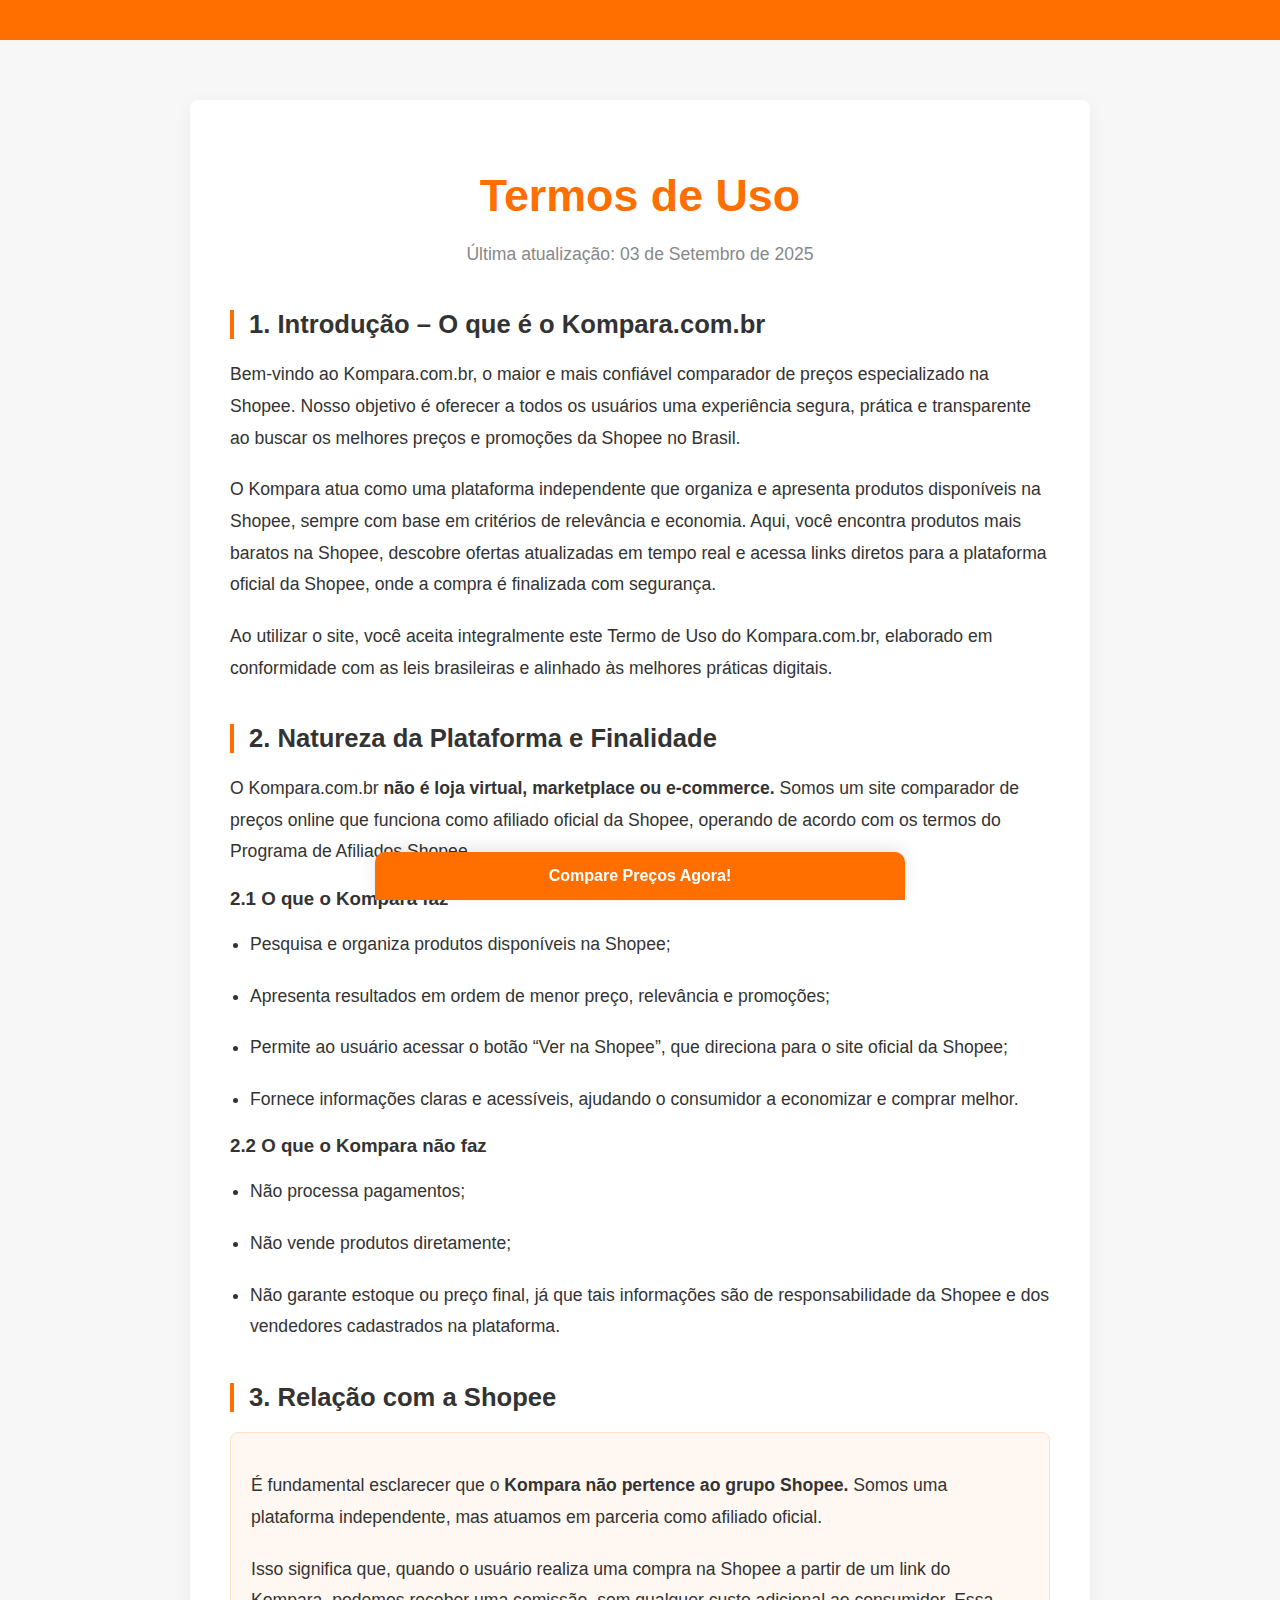
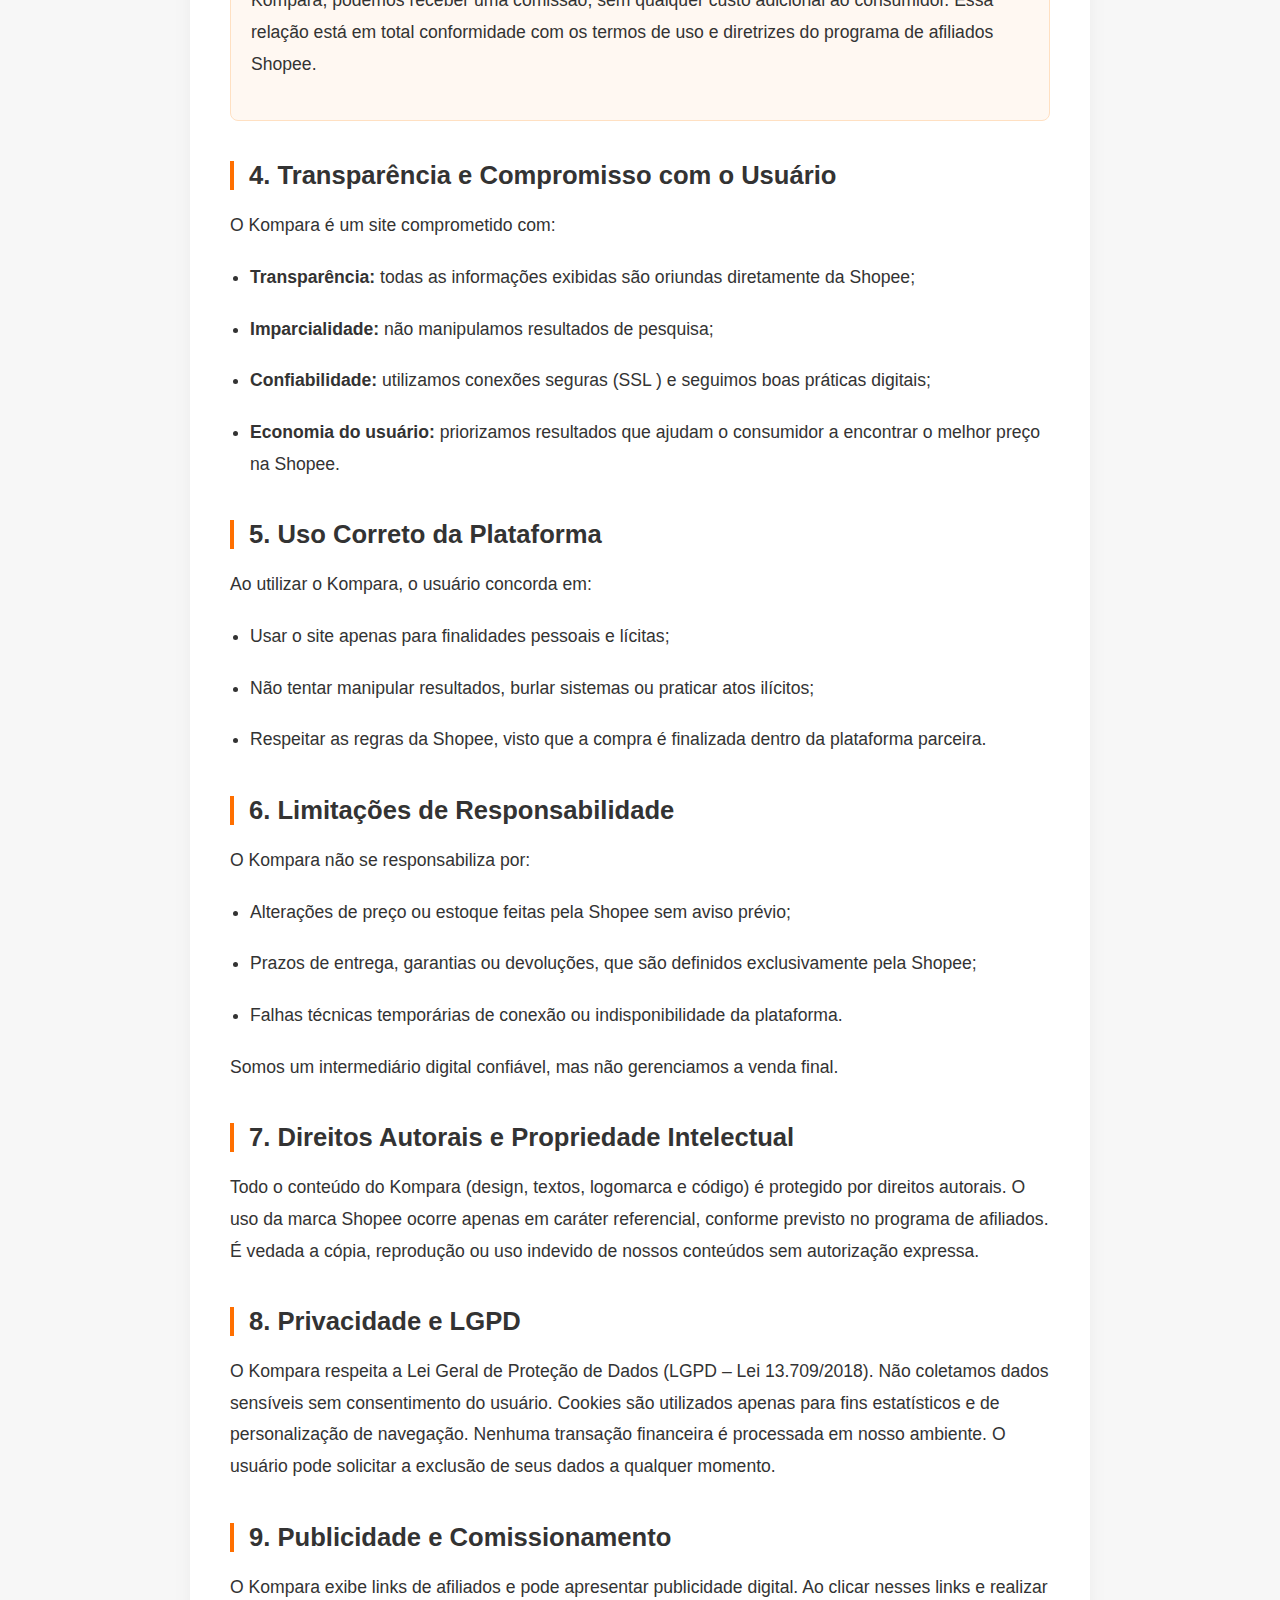
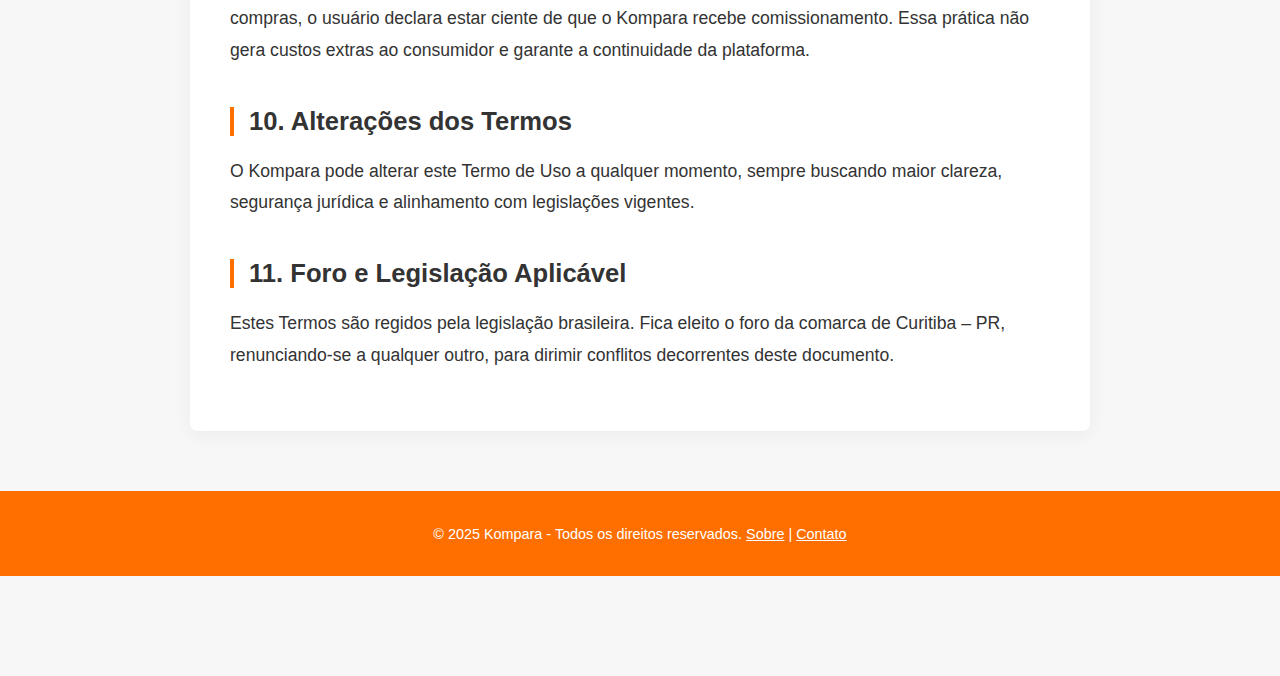
<file: termos-de-uso.html>
<!doctype html>
<html ⚡ lang="pt-BR">
<head>
<meta charset="utf-8">
<meta name="viewport" content="width=device-width,minimum-scale=1,initial-scale=1">
<title>Termos de Uso - Kompara.com.br</title>

<!-- SEO e Metadados -->
<meta name="description" content="Leia os Termos de Uso do Kompara.com.br. Entenda como nossa plataforma independente de comparação de preços da Shopee funciona com transparência e segurança.">
<link rel="canonical" href="https://kompara.com.br/termos-de-uso.html">
<meta name="robots" content="index, follow">
<meta name="theme-color" content="#FF6F00">

<!-- Open Graph / Facebook -->
<meta property="og:title" content="Termos de Uso - Kompara.com.br">
<meta property="og:description" content="Entenda como nossa plataforma independente de comparação de preços da Shopee funciona.">
<meta property="og:image" content="https://www.kompara.com.br/imagens/logo-completa.png">
<meta property="og:url" content="https://kompara.com.br/termos-de-uso.html">
<meta property="og:type" content="website">

<!-- Twitter Card -->
<meta name="twitter:card" content="summary_large_image">
<meta name="twitter:title" content="Termos de Uso - Kompara.com.br">
<meta name="twitter:description" content="Entenda como nossa plataforma independente de comparação de preços da Shopee funciona.">
<meta name="twitter:image" content="https://www.kompara.com.br/imagens/logo-completa.png">

<!-- AMP Boilerplate -->
<script async src="https://cdn.ampproject.org/v0.js"></script>
<style amp-boilerplate>body{-webkit-animation:-amp-start 8s steps(1,end ) 0s 1 normal both;-moz-animation:-amp-start 8s steps(1,end) 0s 1 normal both;-ms-animation:-amp-start 8s steps(1,end) 0s 1 normal both;animation:-amp-start 8s steps(1,end) 0s 1 normal both}@-webkit-keyframes -amp-start{from{visibility:hidden}to{visibility:visible}}@-moz-keyframes -amp-start{from{visibility:hidden}to{visibility:visible}}@-ms-keyframes -amp-start{from{visibility:hidden}to{visibility:visible}}@-o-keyframes -amp-start{from{visibility:hidden}to{visibility:visible}}@keyframes -amp-start{from{visibility:hidden}to{visibility:visible}}</style><noscript><style amp-boilerplate>body{-webkit-animation:none;-moz-animation:none;-ms-animation:none;animation:none}</style></noscript>

<!-- AMP Custom Styles -->
<style amp-custom>
:root { --cor-principal: #FF6F00; --fonte-principal: 'Roboto', Arial, sans-serif; }
body { font-family: var(--fonte-principal); margin: 0; padding: 0 0 100px 0; background: #f7f7f7; color: #333; }
a { text-decoration: none; color: inherit; }
header { background: var(--cor-principal); display: flex; align-items: center; justify-content: center; padding: 20px; color: #fff; position: sticky; top: 0; z-index: 999; }
header amp-img { max-width: 250px; }
.container { max-width: 900px; margin: 40px auto; padding: 20px; }
.legal-card { background: #fff; padding: 40px; border-radius: 8px; box-shadow: 0 4px 20px rgba(0,0,0,0.05); }
.legal-card h1 { font-size: 2.8rem; text-align: center; color: var(--cor-principal); margin-bottom: 15px; }
.legal-card .subtitulo { text-align: center; font-size: 1.1rem; color: #888; margin-bottom: 40px; }
.legal-card h2 { font-size: 1.6rem; margin: 40px 0 20px; border-left: 4px solid var(--cor-principal); padding-left: 15px; }
.legal-card p, .legal-card li { font-size: 1.1rem; line-height: 1.8; margin-bottom: 20px; }
.legal-card ul { padding-left: 20px; }
.secao-alerta { background: #fff8f2; padding: 20px; border-radius: 8px; margin: 20px 0; border: 1px solid #ffe0c2; }
footer { background: var(--cor-principal); padding: 20px; text-align: center; color: #fff; font-size: 0.9rem; }
.footer-link { color: #fff; text-decoration: underline; }
.cta-fixo { position: fixed; bottom: 0; left: 50%; transform: translateX(-50%); width: 100%; max-width: 500px; background: var(--cor-principal); color: #fff; padding: 15px; text-align: center; font-weight: bold; text-decoration: none; box-shadow: 0 -4px 15px rgba(0,0,0,0.1); z-index: 1000; border-top-left-radius: 10px; border-top-right-radius: 10px; }
@media(max-width: 768px) { .legal-card h1 { font-size: 2.2rem; } .legal-card { padding: 20px; } }
</style>

<!-- JSON-LD (Schema.org para Página de Termos de Serviço) -->
<script type="application/ld+json">
{
  "@context": "https://schema.org",
  "@type": "WebPage",
  "name": "Termos de Uso do Kompara.com.br",
  "url": "https://kompara.com.br/termos-de-uso.html",
  "description": "Termos e condições para o uso do site Kompara.com.br, um comparador de preços afiliado à Shopee.",
  "publisher": {
    "@type": "Organization",
    "name": "Kompara",
    "url": "https://kompara.com.br",
    "logo": "https://www.kompara.com.br/imagens/logo-completa.png"
  }
}
</script>
</head>
<body>

<header>
    <a href="index.html">
        <amp-img src="imagens/logo-completa.png" width="500" height="168" layout="responsive" alt="Logo Kompara - A comparação que compensa"></amp-img>
    </a>
</header>

<main class="container">
    <article class="legal-card">
        <h1>Termos de Uso</h1>
        <p class="subtitulo">Última atualização: 03 de Setembro de 2025</p>

        <h2>1. Introdução – O que é o Kompara.com.br</h2>
        <p>Bem-vindo ao Kompara.com.br, o maior e mais confiável comparador de preços especializado na Shopee. Nosso objetivo é oferecer a todos os usuários uma experiência segura, prática e transparente ao buscar os melhores preços e promoções da Shopee no Brasil.</p>
        <p>O Kompara atua como uma plataforma independente que organiza e apresenta produtos disponíveis na Shopee, sempre com base em critérios de relevância e economia. Aqui, você encontra produtos mais baratos na Shopee, descobre ofertas atualizadas em tempo real e acessa links diretos para a plataforma oficial da Shopee, onde a compra é finalizada com segurança.</p>
        <p>Ao utilizar o site, você aceita integralmente este Termo de Uso do Kompara.com.br, elaborado em conformidade com as leis brasileiras e alinhado às melhores práticas digitais.</p>

        <h2>2. Natureza da Plataforma e Finalidade</h2>
        <p>O Kompara.com.br <strong>não é loja virtual, marketplace ou e-commerce.</strong> Somos um site comparador de preços online que funciona como afiliado oficial da Shopee, operando de acordo com os termos do Programa de Afiliados Shopee.</p>
        
        <h3>2.1 O que o Kompara faz</h3>
        <ul>
            <li>Pesquisa e organiza produtos disponíveis na Shopee;</li>
            <li>Apresenta resultados em ordem de menor preço, relevância e promoções;</li>
            <li>Permite ao usuário acessar o botão “Ver na Shopee”, que direciona para o site oficial da Shopee;</li>
            <li>Fornece informações claras e acessíveis, ajudando o consumidor a economizar e comprar melhor.</li>
        </ul>

        <h3>2.2 O que o Kompara não faz</h3>
        <ul>
            <li>Não processa pagamentos;</li>
            <li>Não vende produtos diretamente;</li>
            <li>Não garante estoque ou preço final, já que tais informações são de responsabilidade da Shopee e dos vendedores cadastrados na plataforma.</li>
        </ul>

        <h2>3. Relação com a Shopee</h2>
        <div class="secao-alerta">
            <p>É fundamental esclarecer que o <strong>Kompara não pertence ao grupo Shopee.</strong> Somos uma plataforma independente, mas atuamos em parceria como afiliado oficial.</p>
            <p>Isso significa que, quando o usuário realiza uma compra na Shopee a partir de um link do Kompara, podemos receber uma comissão, sem qualquer custo adicional ao consumidor. Essa relação está em total conformidade com os termos de uso e diretrizes do programa de afiliados Shopee.</p>
        </div>

        <h2>4. Transparência e Compromisso com o Usuário</h2>
        <p>O Kompara é um site comprometido com:</p>
        <ul>
            <li><strong>Transparência:</strong> todas as informações exibidas são oriundas diretamente da Shopee;</li>
            <li><strong>Imparcialidade:</strong> não manipulamos resultados de pesquisa;</li>
            <li><strong>Confiabilidade:</strong> utilizamos conexões seguras (SSL ) e seguimos boas práticas digitais;</li>
            <li><strong>Economia do usuário:</strong> priorizamos resultados que ajudam o consumidor a encontrar o melhor preço na Shopee.</li>
        </ul>

        <h2>5. Uso Correto da Plataforma</h2>
        <p>Ao utilizar o Kompara, o usuário concorda em:</p>
        <ul>
            <li>Usar o site apenas para finalidades pessoais e lícitas;</li>
            <li>Não tentar manipular resultados, burlar sistemas ou praticar atos ilícitos;</li>
            <li>Respeitar as regras da Shopee, visto que a compra é finalizada dentro da plataforma parceira.</li>
        </ul>

        <h2>6. Limitações de Responsabilidade</h2>
        <p>O Kompara não se responsabiliza por:</p>
        <ul>
            <li>Alterações de preço ou estoque feitas pela Shopee sem aviso prévio;</li>
            <li>Prazos de entrega, garantias ou devoluções, que são definidos exclusivamente pela Shopee;</li>
            <li>Falhas técnicas temporárias de conexão ou indisponibilidade da plataforma.</li>
        </ul>
        <p>Somos um intermediário digital confiável, mas não gerenciamos a venda final.</p>

        <h2>7. Direitos Autorais e Propriedade Intelectual</h2>
        <p>Todo o conteúdo do Kompara (design, textos, logomarca e código) é protegido por direitos autorais. O uso da marca Shopee ocorre apenas em caráter referencial, conforme previsto no programa de afiliados. É vedada a cópia, reprodução ou uso indevido de nossos conteúdos sem autorização expressa.</p>

        <h2>8. Privacidade e LGPD</h2>
        <p>O Kompara respeita a Lei Geral de Proteção de Dados (LGPD – Lei 13.709/2018). Não coletamos dados sensíveis sem consentimento do usuário. Cookies são utilizados apenas para fins estatísticos e de personalização de navegação. Nenhuma transação financeira é processada em nosso ambiente. O usuário pode solicitar a exclusão de seus dados a qualquer momento.</p>

        <h2>9. Publicidade e Comissionamento</h2>
        <p>O Kompara exibe links de afiliados e pode apresentar publicidade digital. Ao clicar nesses links e realizar compras, o usuário declara estar ciente de que o Kompara recebe comissionamento. Essa prática não gera custos extras ao consumidor e garante a continuidade da plataforma.</p>

        <h2>10. Alterações dos Termos</h2>
        <p>O Kompara pode alterar este Termo de Uso a qualquer momento, sempre buscando maior clareza, segurança jurídica e alinhamento com legislações vigentes.</p>

        <h2>11. Foro e Legislação Aplicável</h2>
        <p>Estes Termos são regidos pela legislação brasileira. Fica eleito o foro da comarca de Curitiba – PR, renunciando-se a qualquer outro, para dirimir conflitos decorrentes deste documento.</p>
    </article>
</main>

<a href="https://kompara.com.br" class="cta-fixo">Compare Preços Agora!</a>

<footer>
    <p>© 2025 Kompara - Todos os direitos reservados. <a href="sobre.html" class="footer-link">Sobre</a> | <a href="contato.html" class="footer-link">Contato</a></p>
</footer>

</body>
</html>
</file>
<file: style.css>
/* Reset Básico e Estilos Globais */
* {
    margin: 0;
    padding: 0;
    box-sizing: border-box;
}

body {
    font-family: -apple-system, BlinkMacSystemFont, "Segoe UI", Roboto, Helvetica, Arial, sans-serif;
    background-color: #FFFFFF;
    color: #212121;
    display: flex;
    flex-direction: column;
    min-height: 100vh;
}

/* Cabeçalho */
.cabecalho {
    width: 100%;
    height: 60px;
    background-color: #FF5722;
    display: flex;
    align-items: center;
    justify-content: center;
    color: white;
    font-size: 14px;
    font-weight: 500;
}

/* Container Principal */
.container-principal {
    flex-grow: 1;
    display: flex;
    flex-direction: column;
    align-items: center;
    justify-content: center;
    padding: 20px;
    text-align: center;
}

.logo-container {
    /* AJUSTE CIRÚRGICO: Reduz a margem inferior para aproximar do bloco de busca */
    margin-bottom: 15px; 
}

.logomarca-principal {
    max-width: 272px; /* Tamanho inspirado no Google */
    height: auto;
    margin-bottom: 10px; 
}

.slogan {
    /* AJUSTE CIRÚRGICO: Altera a cor para o laranja da Shopee e aumenta o peso */
    color: #FF5722;
    font-size: 16px;
    font-weight: 500; /* Um pouco mais de destaque */
}

/* Área de Busca */
.area-busca {
    width: 100%;
    max-width: 584px; /* Largura inspirada no Google */
    margin: 20px 0;
}

.campo-busca-container {
    position: relative;
    display: flex;
    align-items: center;
    border: 1px solid #dfe1e5;
    border-radius: 24px;
    height: 44px;
    background-color: white;
}
.campo-busca-container:hover {
    box-shadow: 0 1px 6px rgba(32,33,36,.28);
    border-color: rgba(223,225,229,0);
}

.icone-lupa {
    padding: 0 15px;
    color: #9aa0a6;
}

.campo-busca-input {
    flex-grow: 1;
    border: none;
    outline: none;
    font-size: 16px;
    background-color: transparent;
}

.icones-busca {
    display: flex;
    align-items: center;
    padding-right: 15px;
    gap: 10px;
}

.botao-icone {
    background: none;
    border: none;
    cursor: pointer;
    color: #757575;
    font-size: 18px;
}

/* Botões */
.container-botoes {
    display: flex;
    justify-content: center;
    gap: 15px;
    margin-top: 20px;
    flex-wrap: wrap;
}

.botao-principal, .botao-telegram, .botao-secundario {
    border-radius: 4px;
    padding: 10px 16px;
    font-size: 14px;
    cursor: pointer;
    text-decoration: none;
    display: inline-flex;
    align-items: center;
    gap: 8px;
    font-family: -apple-system, BlinkMacSystemFont, "Segoe UI", Roboto, Helvetica, Arial, sans-serif;
}

.botao-principal {
    background-color: #FF5722;
    color: white;
    border: 1px solid transparent;
    font-weight: bold;
}
.botao-principal:hover {
    box-shadow: 0 1px 1px rgba(0,0,0,.1);
}

.botao-telegram {
    background-color: #2196F3; /* Cor oficial do Telegram */
    color: white;
    border: 1px solid transparent;
}

.botao-secundario {
    background-color: #f8f9fa;
    border: 1px solid #f8f9fa;
    color: #3c4043;
}
.botao-secundario:hover {
    box-shadow: 0 1px 1px rgba(0,0,0,.1);
    border-color: #dadce0;
}

/* Área de Resultados */
.area-resultados {
    padding: 40px 20px;
    background-color: #F5F5F5;
}

.titulo-resultados {
    text-align: center;
    margin-bottom: 30px;
    font-size: 24px;
}

.grid-resultados {
    display: grid;
    grid-template-columns: repeat(auto-fill, minmax(280px, 1fr));
    gap: 20px;
    max-width: 1200px;
    margin: 0 auto;
}

.card-produto {
    background-color: white;
    border-radius: 8px;
    overflow: hidden;
    box-shadow: 0 2px 8px rgba(0,0,0,0.1);
    text-align: left;
    display: flex;
    flex-direction: column;
}

.card-imagem {
    width: 100%;
    height: 280px;
    object-fit: cover;
}

.card-corpo {
    padding: 15px;
    display: flex;
    flex-direction: column;
    flex-grow: 1;
}

.card-nome {
    font-size: 16px;
    color: #212121;
    margin-bottom: 10px;
    flex-grow: 1;
}

.card-preco {
    font-size: 24px;
    font-weight: bold;
    color: #FF5722;
    margin-bottom: 15px;
}

.card-botao {
    display: block;
    width: 100%;
    background-color: #FF5722;
    color: white;
    text-align: center;
    padding: 12px;
    border-radius: 4px;
    text-decoration: none;
    font-weight: bold;
    margin-top: auto;
}

/* Rodapé */
.rodape {
    background-color: #FF5722;
    color: white;
    padding: 30px 20px;
    text-align: center;
}

.rodape-links {
    margin-bottom: 20px;
}

.rodape-links a {
    color: white;
    text-decoration: none;
    margin: 0 15px;
    font-size: 14px;
}
.rodape-links a:hover {
    text-decoration: underline;
}

.rodape-copyright p {
    font-size: 12px;
    line-height: 1.5;
    opacity: 0.8;
}
</file>
